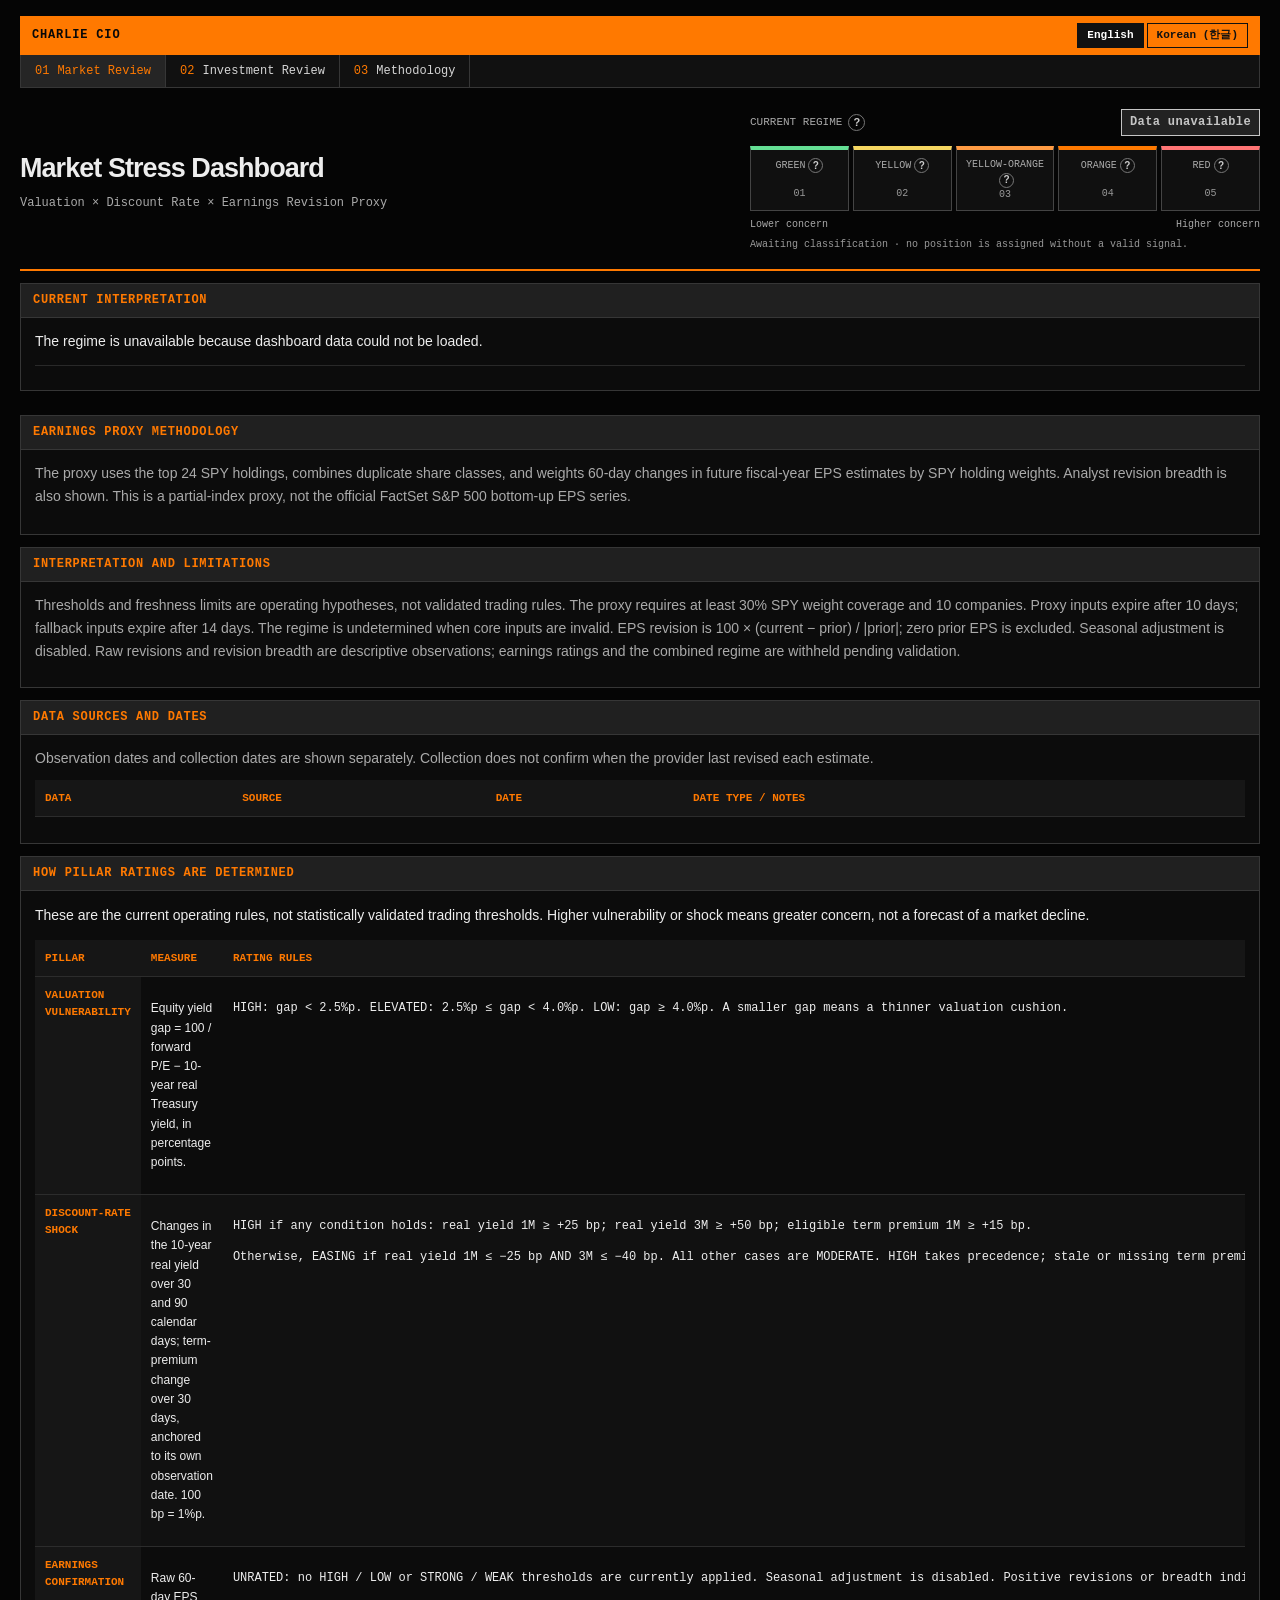
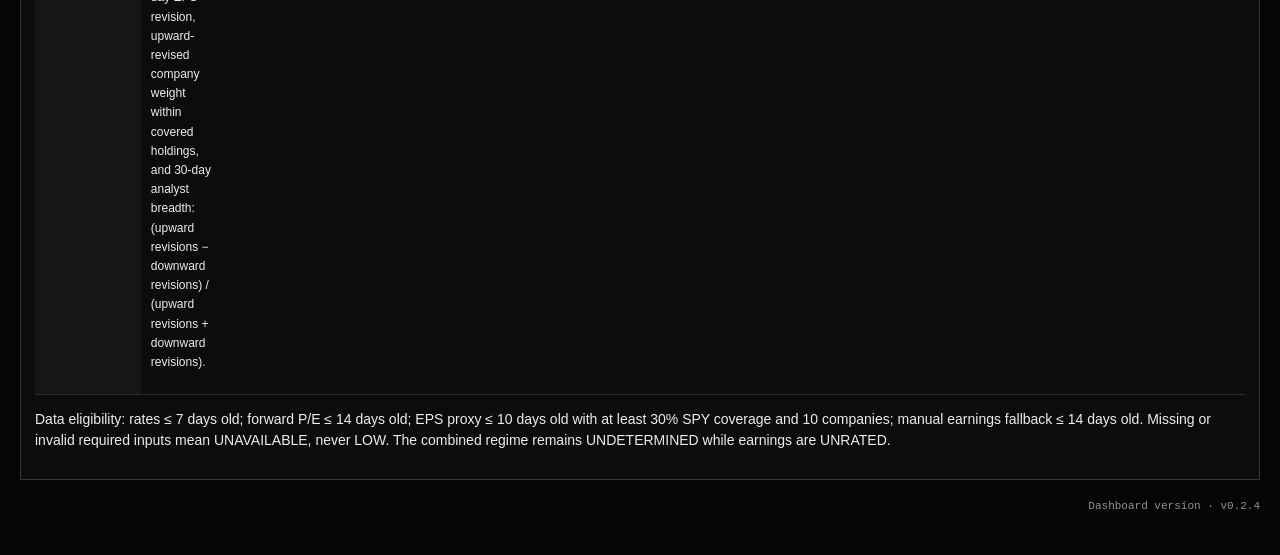
<file: index.html>
<!doctype html><html lang="en"><head><meta charset="utf-8"><meta name="viewport" content="width=device-width,initial-scale=1">
<title>시장 점검 | Charlie CIO</title>
<link rel="stylesheet" href="terminal.css?v=5"><script src="data-backend.js?v=2"></script><script src="glossary.js?v=9" defer></script><script src="ui.js?v=11" defer></script></head><body><div class="wrap">
<div class="terminal-bar"><span>CHARLIE CIO</span><div class="language-toggle" role="group" aria-label="Language"><button type="button" data-language="en" aria-pressed="true">English</button><button type="button" data-language="ko" aria-pressed="false">Korean (한글)</button></div></div>
<nav class="terminal-nav" aria-label="Charlie CIO"><a href="./?lang=en" aria-current="page"><span class="key">01</span>Market Review</a><a href="investments.html"><span class="key">02</span>Investment Review</a><a href="methodology.html"><span class="key">03</span>Methodology</a></nav>
<div class="top"><div><h1>Market Stress Dashboard</h1><div class="muted">Valuation × Discount Rate × Earnings Revision Proxy</div></div><section class="regime-overview" aria-label="Market regime scale"><div class="regime-summary"><span id="regime-caption">CURRENT REGIME</span><div id="regime" class="regime">Loading</div></div><ol id="regime-scale" class="regime-scale"></ol><div class="regime-axis"><span id="scale-start">Lower concern</span><span id="scale-end">Higher concern</span></div><div id="scale-note" class="scale-note">Qualitative categories · not a probability scale</div></section></div>
<div class="card section"><b>Current interpretation</b><p id="note" class="note"></p><div id="asof" class="muted"></div></div>
<div id="grid" class="grid"></div>
<div class="card section"><b>Earnings proxy methodology</b><p class="note muted">The proxy uses the top 24 SPY holdings, combines duplicate share classes, and weights 60-day changes in future fiscal-year EPS estimates by SPY holding weights. Analyst revision breadth is also shown. This is a partial-index proxy, not the official FactSet S&amp;P 500 bottom-up EPS series.</p><div id="quality" class="quality"></div></div>
<div class="card section"><b>Interpretation and limitations</b><p class="note muted">Thresholds and freshness limits are operating hypotheses, not validated trading rules. The proxy requires at least 30% SPY weight coverage and 10 companies. Proxy inputs expire after 10 days; fallback inputs expire after 14 days. The regime is undetermined when core inputs are invalid. EPS revision is 100 × (current − prior) / |prior|; zero prior EPS is excluded. Seasonal adjustment is disabled. Raw revisions and revision breadth are descriptive observations; earnings ratings and the combined regime are withheld pending validation.</p></div>
<section class="card section" aria-labelledby="sources-heading"><h2 id="sources-heading">Data sources and dates</h2>
<p class="note muted">Observation dates and collection dates are shown separately. Collection does not confirm when the provider last revised each estimate.</p>
<div class="table-scroll"><table><thead><tr><th scope="col">Data</th><th scope="col">Source</th><th scope="col">Date</th><th scope="col">Date type / notes</th></tr></thead><tbody id="sources"></tbody></table></div>
<p id="generated" class="quality"></p>
</section>
<section class="card section" aria-labelledby="criteria-heading"><h2 id="criteria-heading">How pillar ratings are determined</h2><p>These are the current operating rules, not statistically validated trading thresholds. Higher vulnerability or shock means greater concern, not a forecast of a market decline.</p>
<div class="table-scroll"><table><thead><tr><th scope="col">Pillar</th><th scope="col">Measure</th><th scope="col">Rating rules</th></tr></thead><tbody><tr><th scope="row">Valuation Vulnerability</th><td><p>Equity yield gap = 100 / forward P/E − 10-year real Treasury yield, in percentage points.</p></td><td><p>HIGH: gap &lt; 2.5%p. ELEVATED: 2.5%p ≤ gap &lt; 4.0%p. LOW: gap ≥ 4.0%p. A smaller gap means a thinner valuation cushion.</p></td></tr><tr><th scope="row">Discount-Rate Shock</th><td><p>Changes in the 10-year real yield over 30 and 90 calendar days; term-premium change over 30 days, anchored to its own observation date. 100 bp = 1%p.</p></td><td><p>HIGH if any condition holds: real yield 1M ≥ +25 bp; real yield 3M ≥ +50 bp; eligible term premium 1M ≥ +15 bp.</p><p>Otherwise, EASING if real yield 1M ≤ −25 bp AND 3M ≤ −40 bp. All other cases are MODERATE. HIGH takes precedence; stale or missing term premium is excluded.</p></td></tr><tr><th scope="row">Earnings Confirmation</th><td><p>Raw 60-day EPS revision, upward-revised company weight within covered holdings, and 30-day analyst breadth: (upward revisions − downward revisions) / (upward revisions + downward revisions).</p></td><td><p>UNRATED: no HIGH / LOW or STRONG / WEAK thresholds are currently applied. Seasonal adjustment is disabled. Positive revisions or breadth indicate upward changes, not a validated earnings-strength rating.</p></td></tr></tbody></table></div><p>Data eligibility: rates ≤ 7 days old; forward P/E ≤ 14 days old; EPS proxy ≤ 10 days old with at least 30% SPY coverage and 10 companies; manual earnings fallback ≤ 14 days old. Missing or invalid required inputs mean UNAVAILABLE, never LOW. The combined regime remains UNDETERMINED while earnings are UNRATED.</p></section>
<footer class="version-note">Dashboard version · v0.2.4</footer>
</div><script>
const f=(v,d=2)=>v==null?"N/A":Number(v).toFixed(d);
function qualityLabel(value){
 return {AUTO:"Automatically updated",MANUAL:"Manually entered",CURRENT:"Up to date",STALE:"Outdated · reference only",UNAVAILABLE:"Not available",FUTURE:"Date needs review",INVALID_DATE:"Date needs review",INVALID_VALUE:"Value needs review",AUTO_PROXY:"Automated estimate proxy",FALLBACK:"Manual fallback"}[value]||"Not confirmed";
}
function qualitySummary(d,lang='en'){
 const ko=lang==='ko',q=d.data_quality,e=d.pillars.earnings;
 const sentences=[];
 sentences.push(q.rates==='AUTO'?(ko?'금리는 자동 갱신됩니다.':'Rates are updated automatically.'):(ko?'금리 데이터의 최신성을 확인해야 합니다.':'Rate data need a freshness check.'));
 sentences.push(q.forward_pe==='AUTO'?(ko?'선행 PER은 FactSet 보고서에서 자동 갱신됩니다.':'Forward P/E is updated automatically from FactSet reports.'):q.forward_pe==='MANUAL'?(ko?'선행 PER은 수동 입력값입니다.':'Forward P/E is entered manually.'):(ko?'선행 PER 입력값을 다시 확인해야 합니다.':'The forward P/E input needs review.'));
 sentences.push(e.quality==='CURRENT'?(e.source_mode==='AUTO_PROXY'?(ko?'이익 추정치는 자동 수집한 유효한 자료입니다.':'Earnings estimates are current and collected automatically.'):(ko?'이익은 유효한 수동 대체 자료를 사용합니다.':'Earnings use a current manual fallback.')):(ko?'이익 자료가 유효하지 않아 이익 판정에 사용하지 않습니다.':'Earnings data do not meet the requirements for an active signal.'));
 if(q.term_premium==='STALE')sentences.push(ko?'기간 프리미엄은 오래된 값이므로 참고용으로만 표시합니다.':'Term premium is outdated and shown for reference only.');
 else if(q.term_premium==='UNAVAILABLE')sentences.push(ko?'기간 프리미엄은 현재 확인할 수 없습니다.':'Term premium is currently unavailable.');
 sentences.push(ko?'계절 보정은 사용하지 않습니다. 이익 등급과 종합 판정은 검증 전까지 보류합니다.':'No seasonal adjustment is applied. Earnings ratings and the combined regime are withheld pending validation.');
 return sentences.join(' ');
}
function interpretationLines(d){
 const v=d.pillars.valuation,x=d.pillars.discount,e=d.pillars.earnings;
 const signed=(value,digits=0)=>value==null?"N/A":(value>0?"+":"")+f(value,digits);
 const cushion={HIGH:"a thin valuation cushion",ELEVATED:"a limited valuation cushion",LOW:"a wider valuation cushion"};
 const valuation=v.state==="UNAVAILABLE"
  ?"Valuation cannot be assessed reliably because a required input is missing or out of date."
  :`The equity yield gap is ${f(v.equity_yield_gap)} percentage points, indicating ${cushion[v.state]||"the reported valuation cushion"}.`;
 const pressure={HIGH:"high",MODERATE:"moderate",EASING:"easing"};
 const rates=x.state==="UNAVAILABLE"
  ?"Discount-rate pressure cannot be assessed reliably because current rate data are unavailable."
  :`Real yields changed ${signed(x.real_1m_change_bp)} bp over one month and ${signed(x.real_3m_change_bp)} bp over three months, with ${pressure[x.state]||"unclassified"} discount-rate pressure${x.term_premium_quality!=="AUTO"?"; term premium is excluded from the signal":""}.`;
 const earnings=e.state==="UNAVAILABLE"
  ?"Earnings confirmation is unavailable because the available estimate data do not meet the freshness or quality requirements."
  :e.source_mode==="AUTO_PROXY"
   ?`The earnings proxy shows a ${signed(e.revision_60d,2)}% 60-day revision across ${e.companies_used??"an unreported number of"} companies covering ${f(e.coverage_weight==null?null:e.coverage_weight*100,1)}% of SPY.`
   :`The manual earnings fallback shows a ${signed(e.revision_60d,2)}% revision, based on the input dated ${e.as_of||"an unrecorded date"}.`;
 const implications={
  "YELLOW-ORANGE":"Earnings provide a potential offset to rate pressure, but the valuation cushion remains thin.",
  "ORANGE":"The pillar combination signals heightened vulnerability; monitor whether earnings can offset rate pressure.",
  "RED":"High valuation vulnerability, rate pressure and negative earnings confirmation coincide, indicating elevated combined risk.",
  "GREEN":"The pillar combination is relatively supportive, with a wider valuation cushion and strong earnings confirmation.",
  "YELLOW":"The pillars present a mixed picture; monitor changes in earnings and discount-rate pressure together.",
  "UNDETERMINED":"A regime assessment is withheld until the required inputs meet the data-quality rules."
 };
 const conclusion=e.state==="UNRATED"?"Raw EPS revisions are shown without seasonal adjustment. Earnings ratings and the combined regime are withheld pending validation.":d.regime==="UNDETERMINED"?implications[d.regime]
  :`${implications[d.regime]||"Review the individual pillars before drawing a conclusion."}`;
 return [valuation,rates,earnings,conclusion];
}
const escapeHTML=value=>String(value).replace(/[&<>"']/g,c=>({"&":"&amp;","<":"&lt;",">":"&gt;",'"':"&quot;","'":"&#39;"}[c]));
loadDashboardData().then(([d,manual])=>{
 let rg=document.getElementById("regime");rg.textContent=d.regime;rg.className="regime "+d.regime;
 const note=document.getElementById("note");
 note.replaceChildren(...interpretationLines(d).map(text=>{const line=document.createElement("span");line.className="interpretation-line";line.textContent=text;return line;}));
 document.getElementById("asof").textContent="Market data as of "+d.as_of;
 let v=d.pillars.valuation,x=d.pillars.discount,e=d.pillars.earnings;
 document.getElementById("grid").innerHTML=`
 <div class="card"><div class="row"><span class="muted">${escapeHTML(v.label)}</span><span class="state ${escapeHTML(v.state)}">${escapeHTML(v.state)}</span></div><div class="big">${f(v.equity_yield_gap)}%p gap</div>
 <div class="metric"><span>Equity yield (forward)</span><b>${f(v.forward_earnings_yield)}%</b></div><div class="metric"><span>Forward P/E</span><b>${f(v.forward_pe,1)}x</b></div><div class="metric"><span>P/E / equity yield as of</span><b>${escapeHTML(v.as_of||"Unknown")}</b></div><div class="metric"><span>10Y real</span><b>${f(v.real10y)}%</b></div></div>
 <div class="card"><div class="row"><span class="muted">${escapeHTML(x.label)}</span><span class="state ${escapeHTML(x.state)}">${escapeHTML(x.state)}</span></div><div class="big">${f(x.real_1m_change_bp,0)} bp / 1M</div>
 <div class="metric"><span>Real yield 3M Δ</span><b>${f(x.real_3m_change_bp,0)} bp</b></div><div class="metric"><span>Term premium / as of</span><b>${f(x.term_premium,4)}% / ${escapeHTML(x.term_premium_as_of||"Unknown")}</b></div><div class="metric"><span>Term premium status</span><b>${qualityLabel(x.term_premium_quality)}</b></div><div class="metric"><span>Term premium 1M Δ</span><b>${f(x.term_premium_1m_change_bp,0)} bp</b></div></div>
 <div class="card"><div class="row"><span class="muted">${escapeHTML(e.label)}</span><span class="state ${escapeHTML(e.state)}">${escapeHTML(e.state)}</span></div><div class="big">${e.quality!=="CURRENT"?"N/A":f(e.revision_60d)+"% / 60D"}</div>
 <div class="metric"><span>Earnings date / status</span><b>${escapeHTML(e.as_of||"Unknown")} / ${qualityLabel(e.quality)}</b></div>
 <div class="metric"><span>Upward-revised company weight (60D)</span><b>${e.positive_company_weight==null?"N/A":f(e.positive_company_weight*100,1)+"%"}</b></div>
 <div class="metric"><span>SPY weight coverage</span><b>${e.coverage_weight==null?"Fallback":Math.round(e.coverage_weight*100)+"%"}</b></div>
 <div class="metric"><span>Analyst breadth (30D)</span><b>${e.analyst_revision_breadth==null?"N/A":f(e.analyst_revision_breadth,2)}</b></div></div>`;
 const automatic=e.source_mode==="AUTO_PROXY";
 const rows=[
  ["10Y nominal Treasury yield", "FRED · DGS10", "https://fred.stlouisfed.org/series/DGS10", d.as_of, "Observation date used in this snapshot"],
  ["10Y real yield · 1M / 3M changes", "FRED · DFII10", "https://fred.stlouisfed.org/series/DFII10", d.as_of, "Observation date; changes end on this date"],
  ["10Y breakeven inflation", "FRED · T10YIE", "https://fred.stlouisfed.org/series/T10YIE", d.as_of, "Observation date used in this snapshot"],
  ["10Y term premium · 1M change", "FRED · THREEFYTP10 (Kim–Wright)", "https://fred.stlouisfed.org/series/THREEFYTP10", x.term_premium_as_of, "Observation date · "+qualityLabel(x.term_premium_quality)],
  ["Forward P/E · earnings yield", v.source||manual.forward_pe.source, v.source_url||null, v.as_of||manual.forward_pe.as_of, v.date_type==="REPORT_DATE"?"Report publication date; underlying price observation date not independently recorded. Earnings yield = 100 / P/E.":"Manual input date; original report URL not recorded. Earnings yield = 100 / P/E."],
  ["EPS revisions · analyst breadth · SPY coverage", automatic?"Alpha Vantage · ETF_PROFILE / EARNINGS_ESTIMATES":manual.eps_fallback.source, automatic?"https://www.alphavantage.co/documentation/":null, e.as_of, automatic?"Collection date; individual provider update times are unavailable":"Manual fallback input date; original report URL not recorded"],
 ];
 const tbody=document.getElementById("sources");
 rows.forEach(([metric,source,url,date,note])=>{
  const row=document.createElement("tr");
  [metric,source,date||"Not recorded",note].forEach((value,index)=>{
   const cell=document.createElement("td");
   if(index===1 && url){const link=document.createElement("a");const sourceURL=new URL(url);if(sourceURL.protocol!=="https:")throw Error("Invalid source URL");link.href=sourceURL.href;link.textContent=value;cell.appendChild(link);}
   else cell.textContent=value;
   row.appendChild(cell);
  });tbody.appendChild(row);
 });
 document.getElementById("generated").textContent="Snapshot generated: "+(d.generated_at||"Not recorded")+". Equity yield gap combines the P/E input date and real-yield observation date shown above. EPS revisions are unadjusted; no seasonal benchmark is used.";
 document.getElementById("quality").textContent=qualitySummary(d);
 window.dashboardData=d;
 if(window.applyLanguage) window.applyLanguage();
}).catch(error=>{
 document.getElementById("regime").textContent="Data unavailable";
 document.getElementById("regime").className="regime UNAVAILABLE";
 document.getElementById("grid").textContent="";
 document.getElementById("note").textContent="The regime is unavailable because dashboard data could not be loaded. "+error.message;
 window.dashboardError=true; if(window.applyLanguage) window.applyLanguage();
});
</script></body></html>
</file>
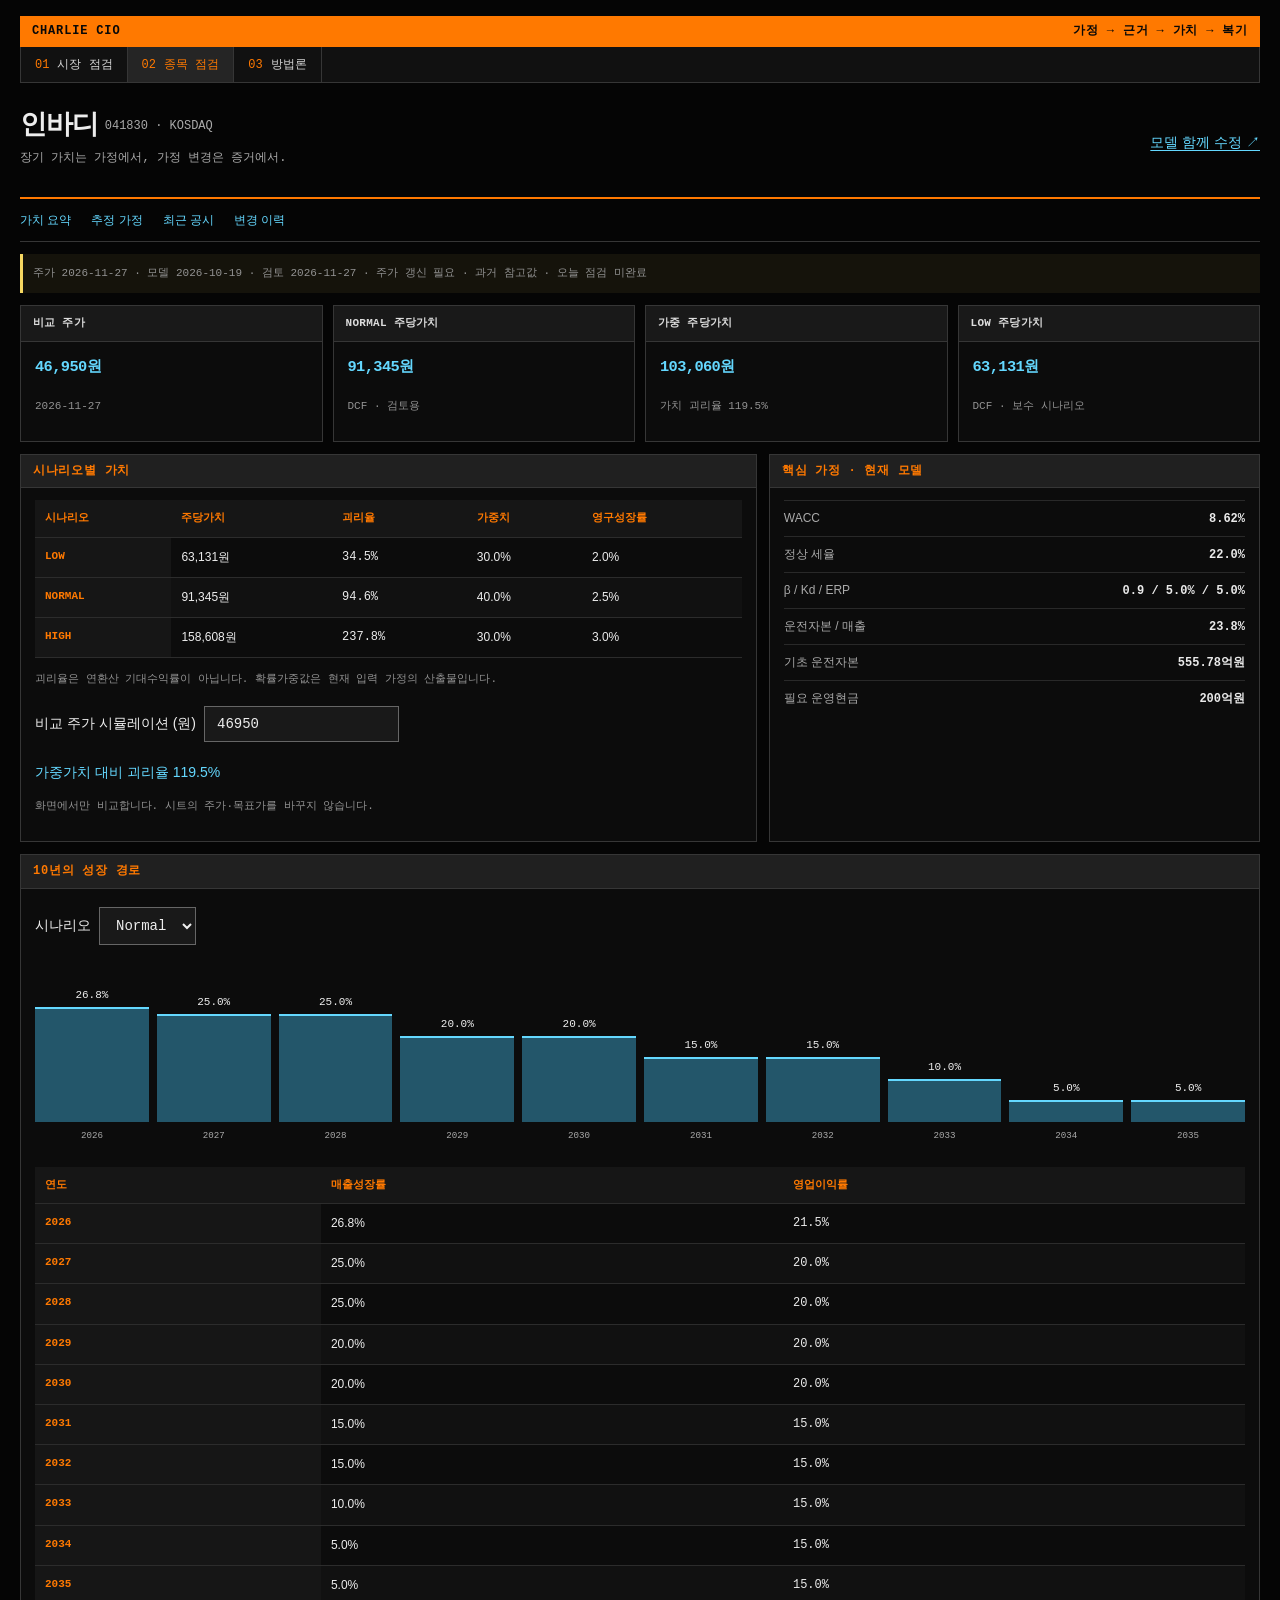
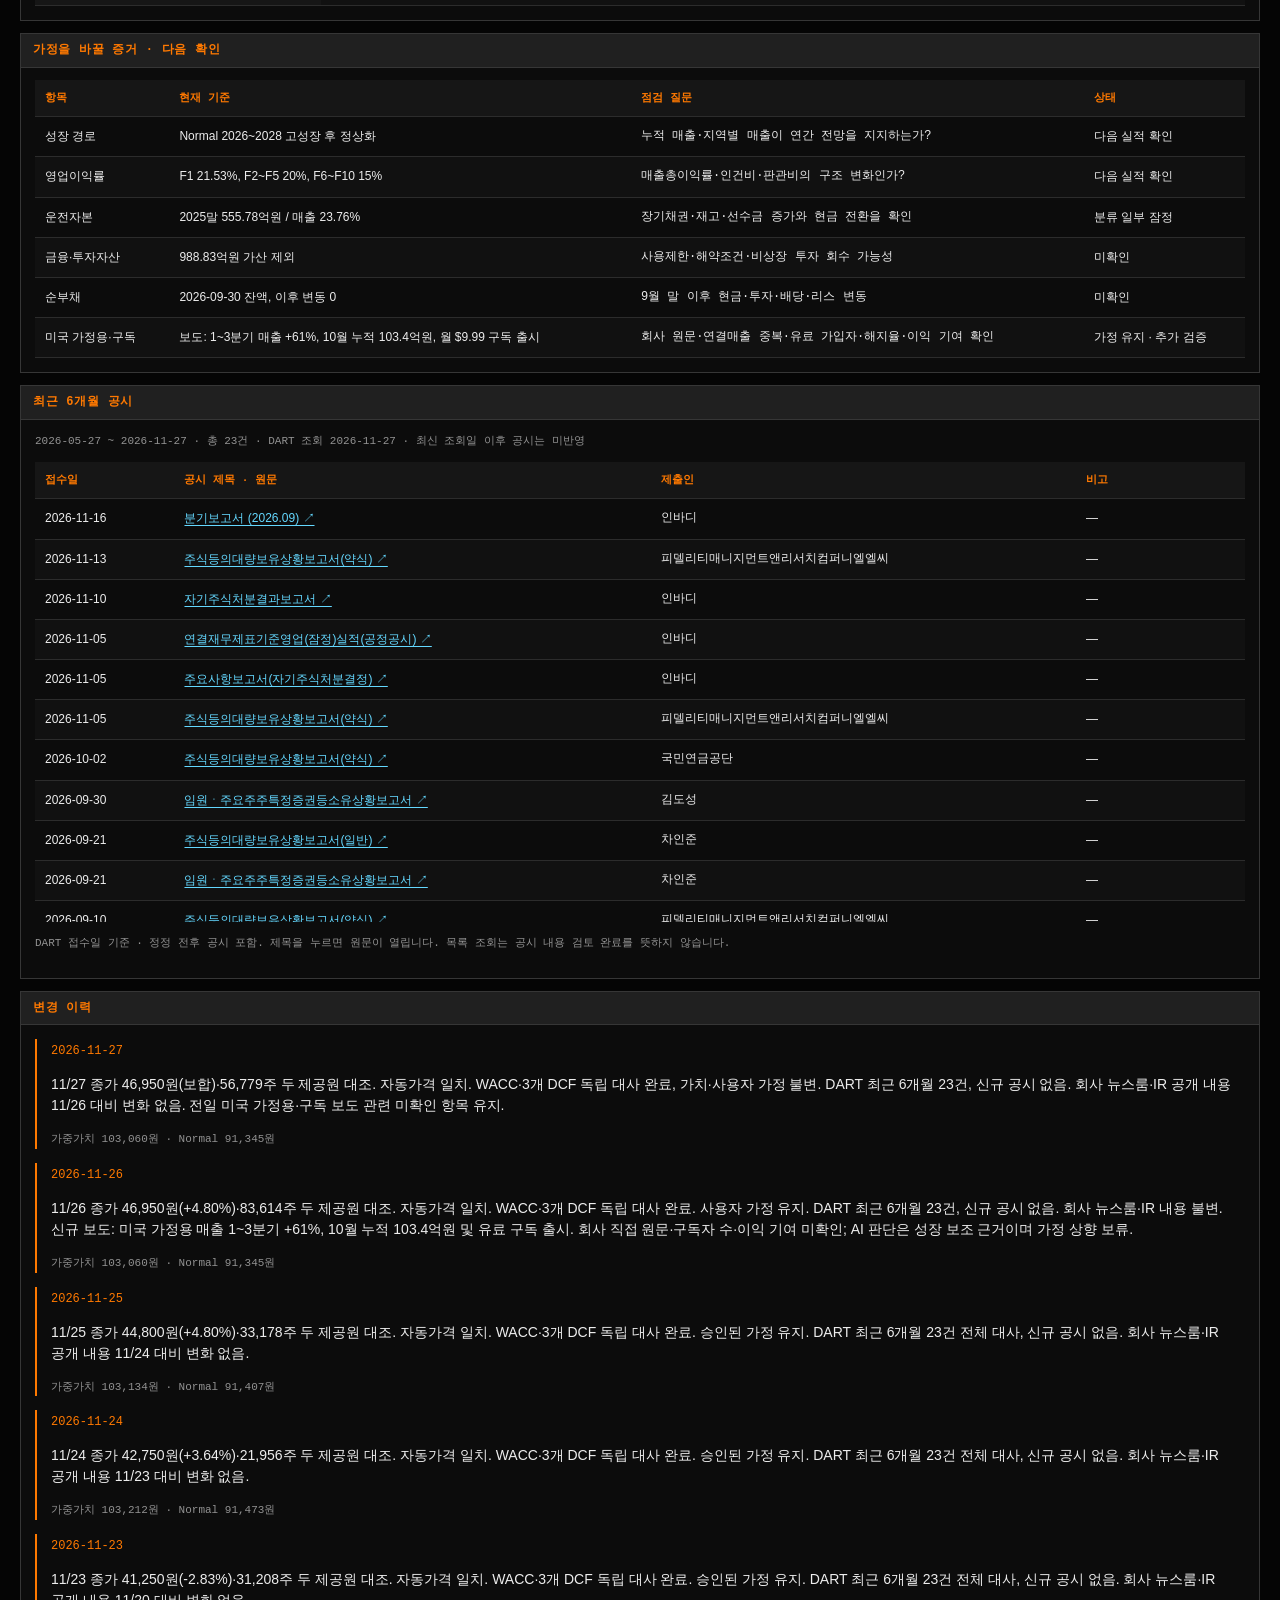
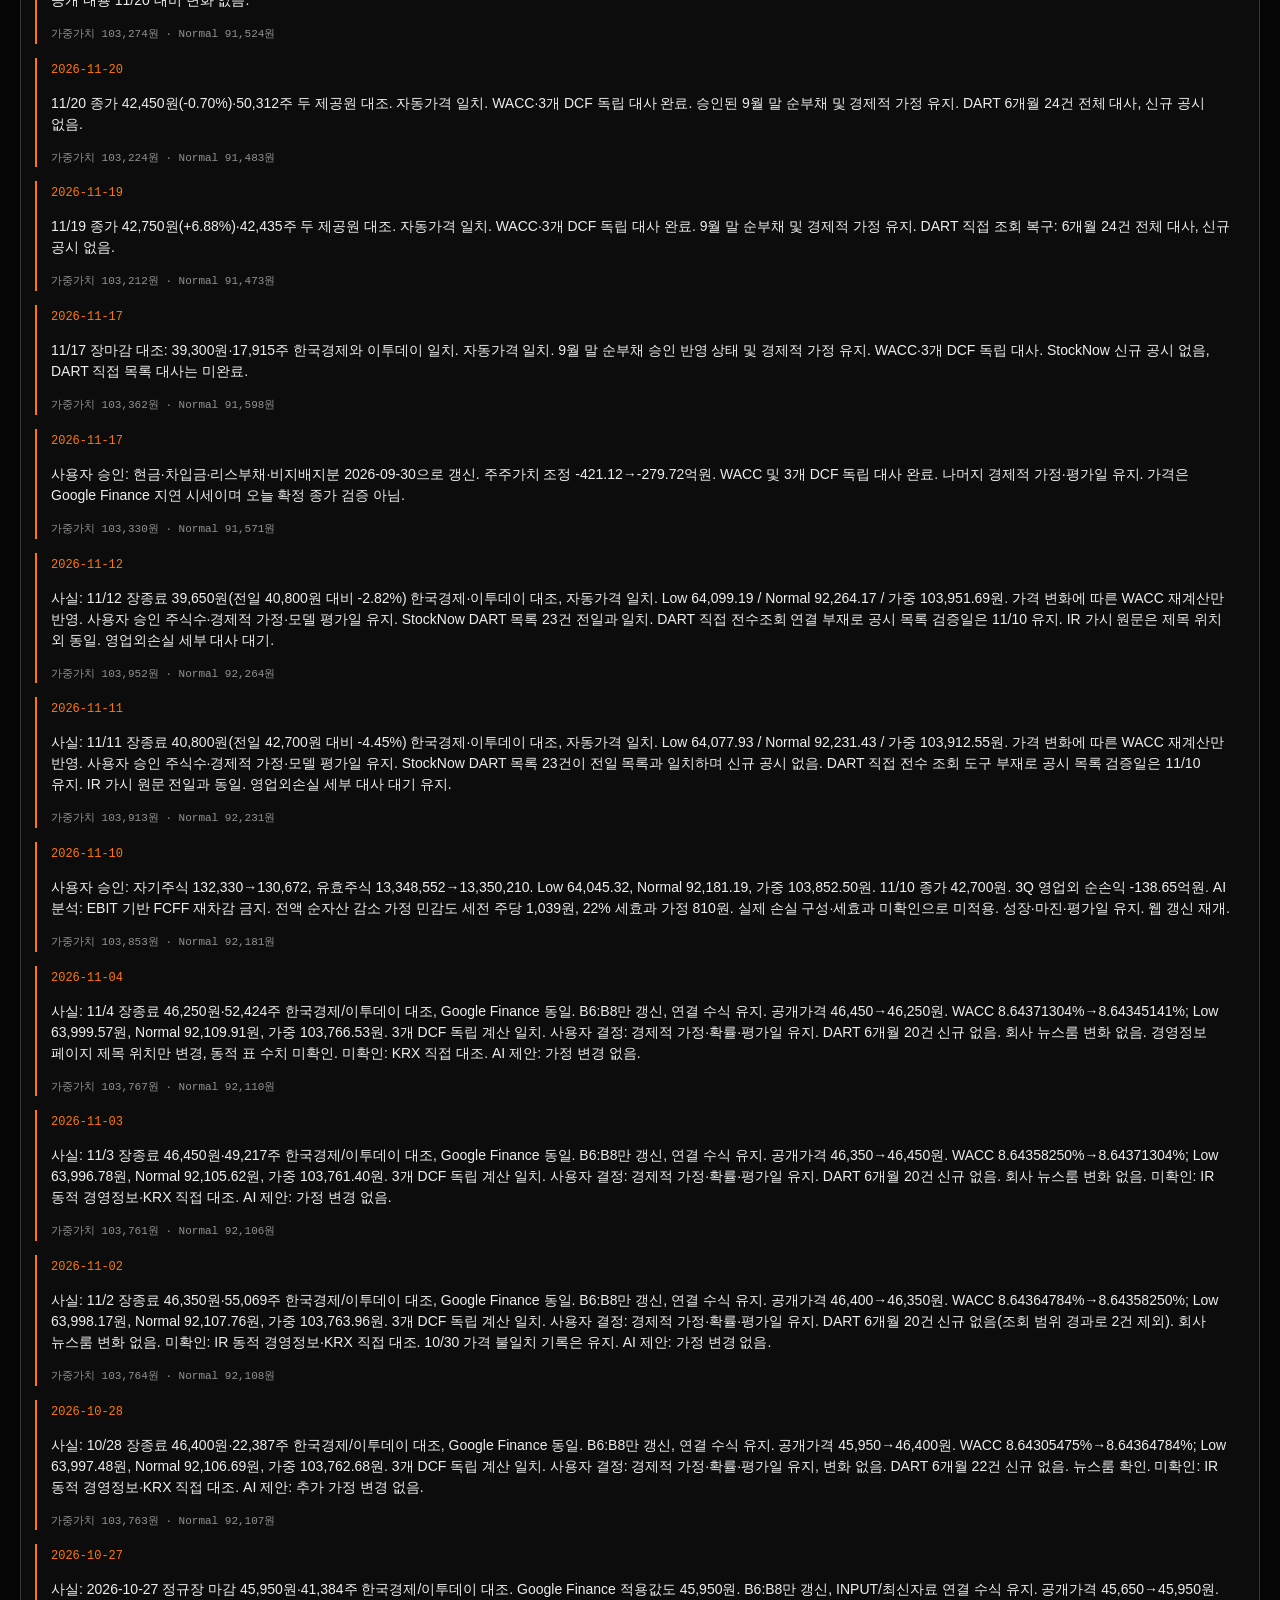
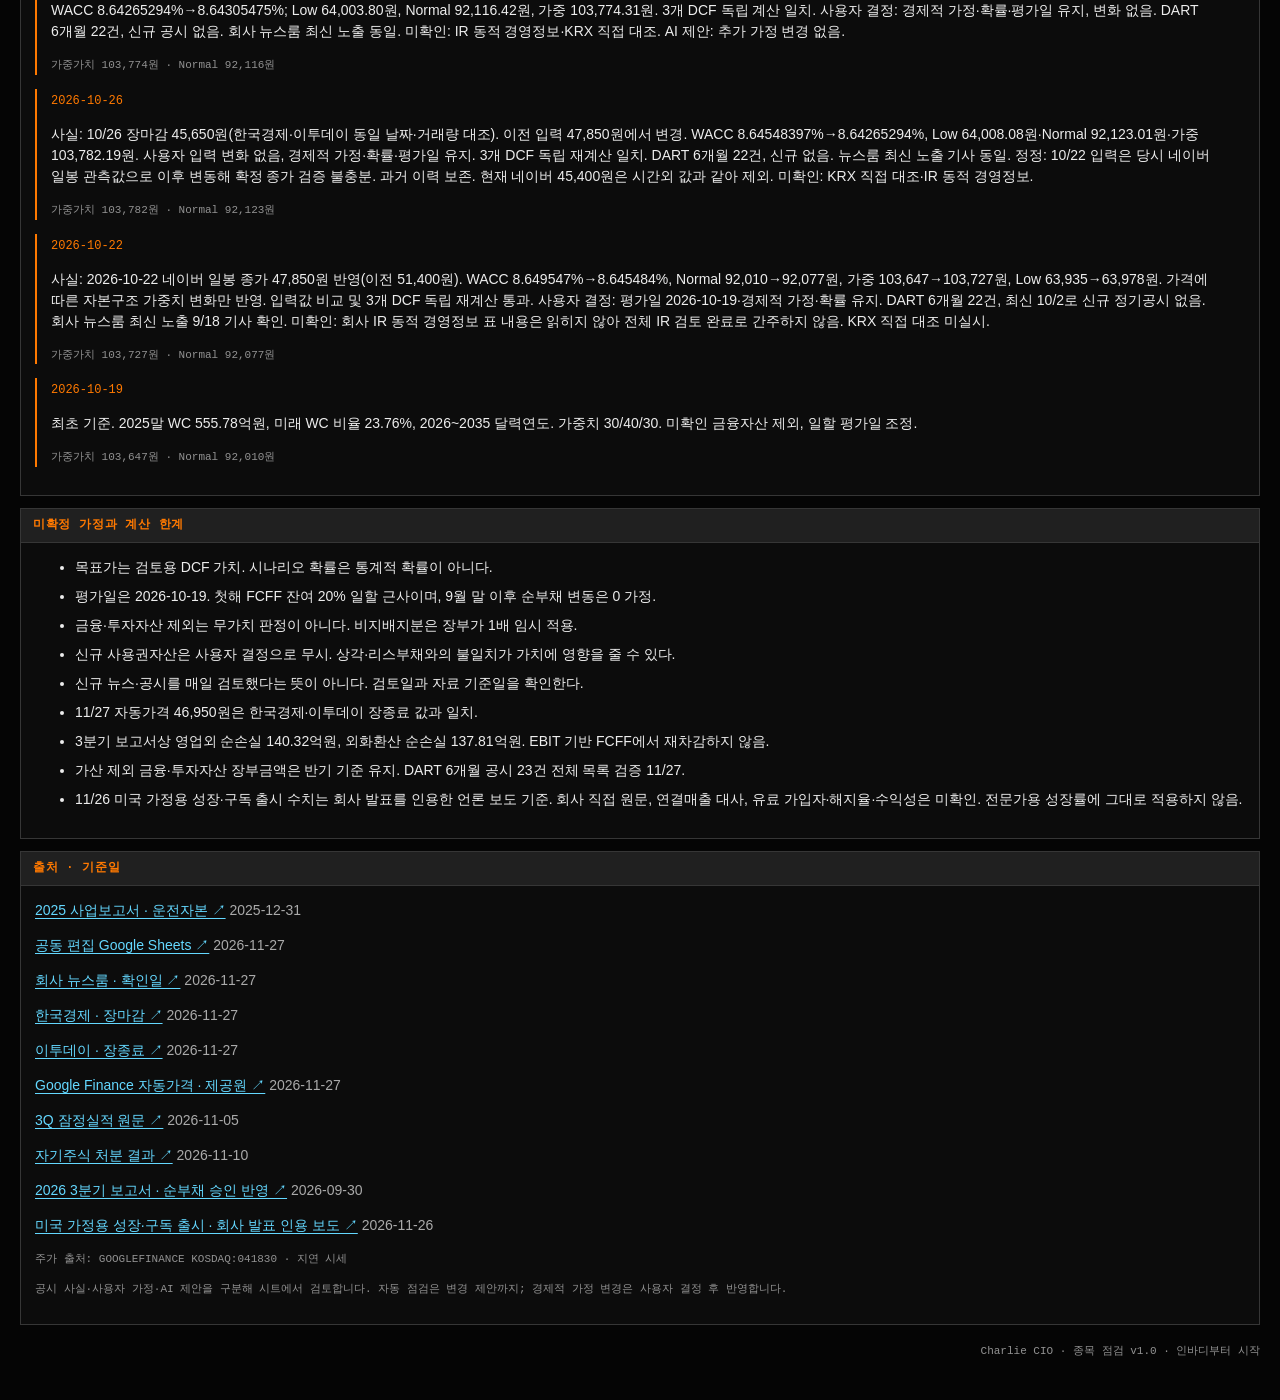
<file: investments.html>
<!doctype html><html lang="ko"><head><meta charset="utf-8"><meta name="viewport" content="width=device-width,initial-scale=1"><title>종목 점검 | Charlie CIO</title><link rel="stylesheet" href="terminal.css?v=5"><link rel="stylesheet" href="investments.css"><script src="investments.js" defer></script></head><body><main class="wrap">
<div class="terminal-bar"><span>CHARLIE CIO</span><span>가정 → 근거 → 가치 → 복기</span></div>
<nav class="terminal-nav" aria-label="Charlie CIO"><a href="./?lang=ko"><span class="key">01</span>시장 점검</a><a href="investments.html" aria-current="page"><span class="key">02</span>종목 점검</a><a href="methodology.html"><span class="key">03</span>방법론</a></nav>
<div class="top"><div><h1>인바디 <span class="muted">041830 · KOSDAQ</span></h1><p class="muted">장기 가치는 가정에서, 가정 변경은 증거에서.</p></div><a id="sheet-link">모델 함께 수정 ↗</a></div>
<nav class="section-nav" aria-label="인바디 상세 이동"><a href="#headline">가치 요약</a><a href="#assumptions-heading">추정 가정</a><a href="#disclosures-heading">최근 공시</a><a href="#history-heading">변경 이력</a></nav>
<p id="status" class="quality" role="status">기준 자료 불러오는 중…</p>
<div id="headline" class="grid" tabindex="-1"></div>
<div class="review-layout"><section class="card section"><h2>시나리오별 가치</h2><div class="table-scroll"><table><thead><tr><th>시나리오</th><th>주당가치</th><th>괴리율</th><th>가중치</th><th>영구성장률</th></tr></thead><tbody id="scenarios"></tbody></table></div><p class="quality">괴리율은 연환산 기대수익률이 아닙니다. 확률가중값은 현재 입력 가정의 산출물입니다.</p><label for="price-test">비교 주가 시뮬레이션 (원)</label><input id="price-test" type="number" min="1" step="100" inputmode="numeric"><p id="price-result" aria-live="polite"></p><p class="quality">화면에서만 비교합니다. 시트의 주가·목표가를 바꾸지 않습니다.</p></section>
<section class="card section"><h2 id="assumptions-heading" tabindex="-1">핵심 가정 · 현재 모델</h2><div id="assumptions"></div></section></div>
<section class="card section"><h2>10년의 성장 경로</h2><label for="scenario-choice">시나리오</label><select id="scenario-choice"><option>Normal</option><option>Low</option><option>High</option></select><div id="growth-chart" class="growth-chart" aria-label="연도별 매출성장률"></div><div class="table-scroll"><table><thead><tr><th>연도</th><th>매출성장률</th><th>영업이익률</th></tr></thead><tbody id="forecast"></tbody></table></div></section>
<section class="card section"><h2>가정을 바꿀 증거 · 다음 확인</h2><div class="table-scroll"><table><thead><tr><th>항목</th><th>현재 기준</th><th>점검 질문</th><th>상태</th></tr></thead><tbody id="triggers"></tbody></table></div></section>
<section class="card section" aria-labelledby="disclosures-heading"><h2 id="disclosures-heading" tabindex="-1">최근 6개월 공시</h2><p id="disclosures-status" class="quality" role="status">공시 목록 불러오는 중…</p><div class="table-scroll disclosures-scroll" tabindex="0" role="region" aria-label="최근 6개월 공시 목록"><table><thead><tr><th scope="col">접수일</th><th scope="col">공시 제목 · 원문</th><th scope="col">제출인</th><th scope="col">비고</th></tr></thead><tbody id="disclosures"></tbody></table></div><p class="quality">DART 접수일 기준 · 정정 전후 공시 포함. 제목을 누르면 원문이 열립니다. 목록 조회는 공시 내용 검토 완료를 뜻하지 않습니다.</p></section>
<section class="card section"><h2 id="history-heading" tabindex="-1">변경 이력</h2><div id="history"></div></section>
<section class="card section"><h2 id="limitations-heading">미확정 가정과 계산 한계</h2><ul id="limitations"></ul></section>
<section class="card section"><h2>출처 · 기준일</h2><div id="sources"></div><p class="quality">공시 사실·사용자 가정·AI 제안을 구분해 시트에서 검토합니다. 자동 점검은 변경 제안까지; 경제적 가정 변경은 사용자 결정 후 반영합니다.</p></section>
<footer class="version-note">Charlie CIO · 종목 점검 v1.0 · 인바디부터 시작</footer></main></body></html>
</file>
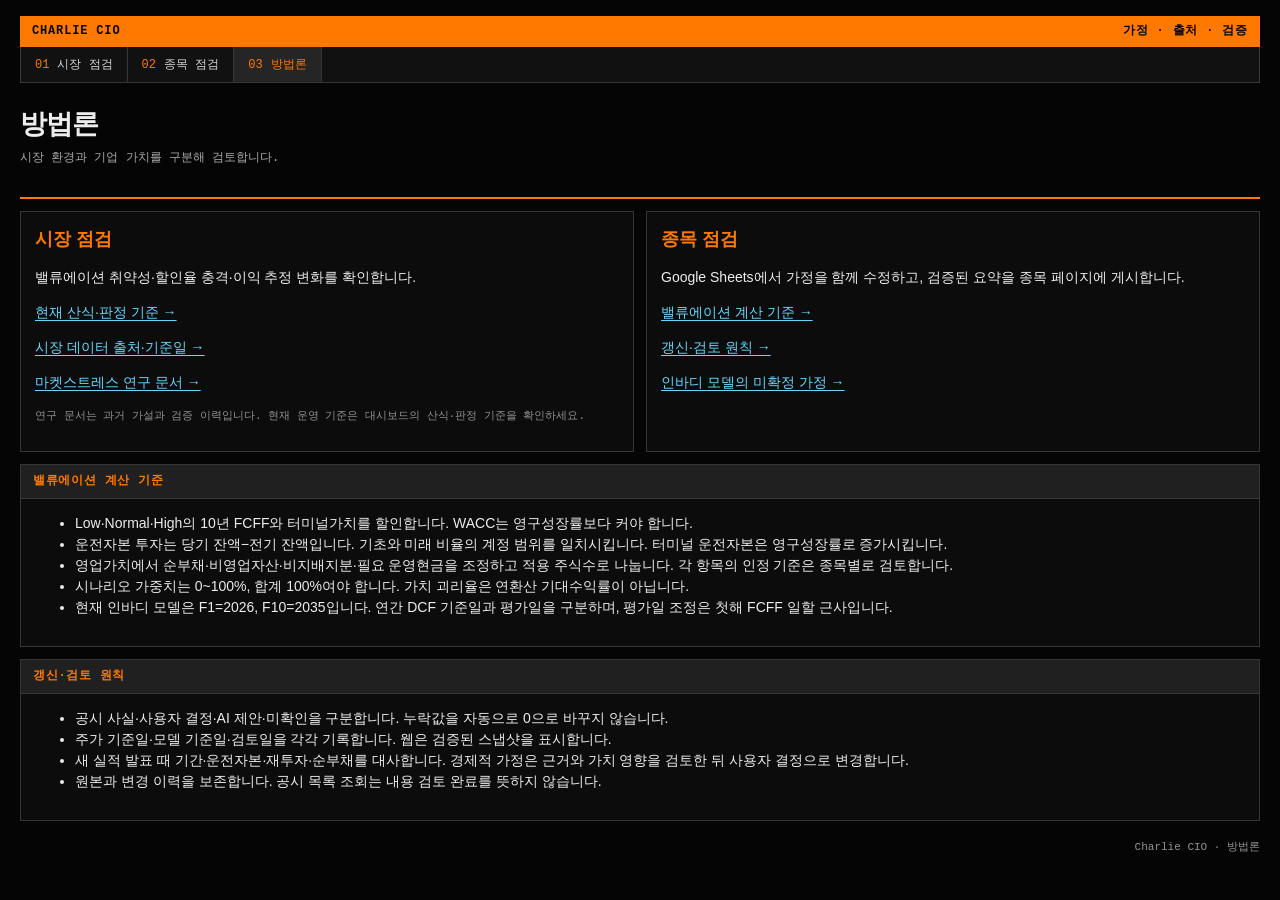
<file: methodology.html>
<!doctype html><html lang="ko"><head><meta charset="utf-8"><meta name="viewport" content="width=device-width,initial-scale=1"><title>방법론 | Charlie CIO</title><link rel="stylesheet" href="terminal.css?v=5"></head><body><main class="wrap"><div class="terminal-bar"><span>CHARLIE CIO</span><span>가정 · 출처 · 검증</span></div><nav class="terminal-nav" aria-label="Charlie CIO"><a href="./?lang=ko"><span class="key">01</span>시장 점검</a><a href="investments.html"><span class="key">02</span>종목 점검</a><a href="methodology.html" aria-current="page"><span class="key">03</span>방법론</a></nav>
<div class="top"><div><h1>방법론</h1><p class="muted">시장 환경과 기업 가치를 구분해 검토합니다.</p></div></div>
<div class="method-links section"><section class="card"><h2>시장 점검</h2><p>밸류에이션 취약성·할인율 충격·이익 추정 변화를 확인합니다.</p><p><a href="./?lang=ko#criteria-heading">현재 산식·판정 기준 →</a></p><p><a href="./?lang=ko#sources-heading">시장 데이터 출처·기준일 →</a></p><p><a href="whitepaper.html?lang=ko">마켓스트레스 연구 문서 →</a></p><p class="quality">연구 문서는 과거 가설과 검증 이력입니다. 현재 운영 기준은 대시보드의 산식·판정 기준을 확인하세요.</p></section>
<section class="card"><h2>종목 점검</h2><p>Google Sheets에서 가정을 함께 수정하고, 검증된 요약을 종목 페이지에 게시합니다.</p><p><a href="#valuation">밸류에이션 계산 기준 →</a></p><p><a href="#review">갱신·검토 원칙 →</a></p><p><a href="investments.html#limitations-heading">인바디 모델의 미확정 가정 →</a></p></section></div>
<section class="card section" id="valuation"><h2>밸류에이션 계산 기준</h2><ul><li>Low·Normal·High의 10년 FCFF와 터미널가치를 할인합니다. WACC는 영구성장률보다 커야 합니다.</li><li>운전자본 투자는 당기 잔액−전기 잔액입니다. 기초와 미래 비율의 계정 범위를 일치시킵니다. 터미널 운전자본은 영구성장률로 증가시킵니다.</li><li>영업가치에서 순부채·비영업자산·비지배지분·필요 운영현금을 조정하고 적용 주식수로 나눕니다. 각 항목의 인정 기준은 종목별로 검토합니다.</li><li>시나리오 가중치는 0~100%, 합계 100%여야 합니다. 가치 괴리율은 연환산 기대수익률이 아닙니다.</li><li>현재 인바디 모델은 F1=2026, F10=2035입니다. 연간 DCF 기준일과 평가일을 구분하며, 평가일 조정은 첫해 FCFF 일할 근사입니다.</li></ul></section>
<section class="card section" id="review"><h2>갱신·검토 원칙</h2><ul><li>공시 사실·사용자 결정·AI 제안·미확인을 구분합니다. 누락값을 자동으로 0으로 바꾸지 않습니다.</li><li>주가 기준일·모델 기준일·검토일을 각각 기록합니다. 웹은 검증된 스냅샷을 표시합니다.</li><li>새 실적 발표 때 기간·운전자본·재투자·순부채를 대사합니다. 경제적 가정은 근거와 가치 영향을 검토한 뒤 사용자 결정으로 변경합니다.</li><li>원본과 변경 이력을 보존합니다. 공시 목록 조회는 내용 검토 완료를 뜻하지 않습니다.</li></ul></section><footer class="version-note">Charlie CIO · 방법론</footer></main></body></html>
</file>
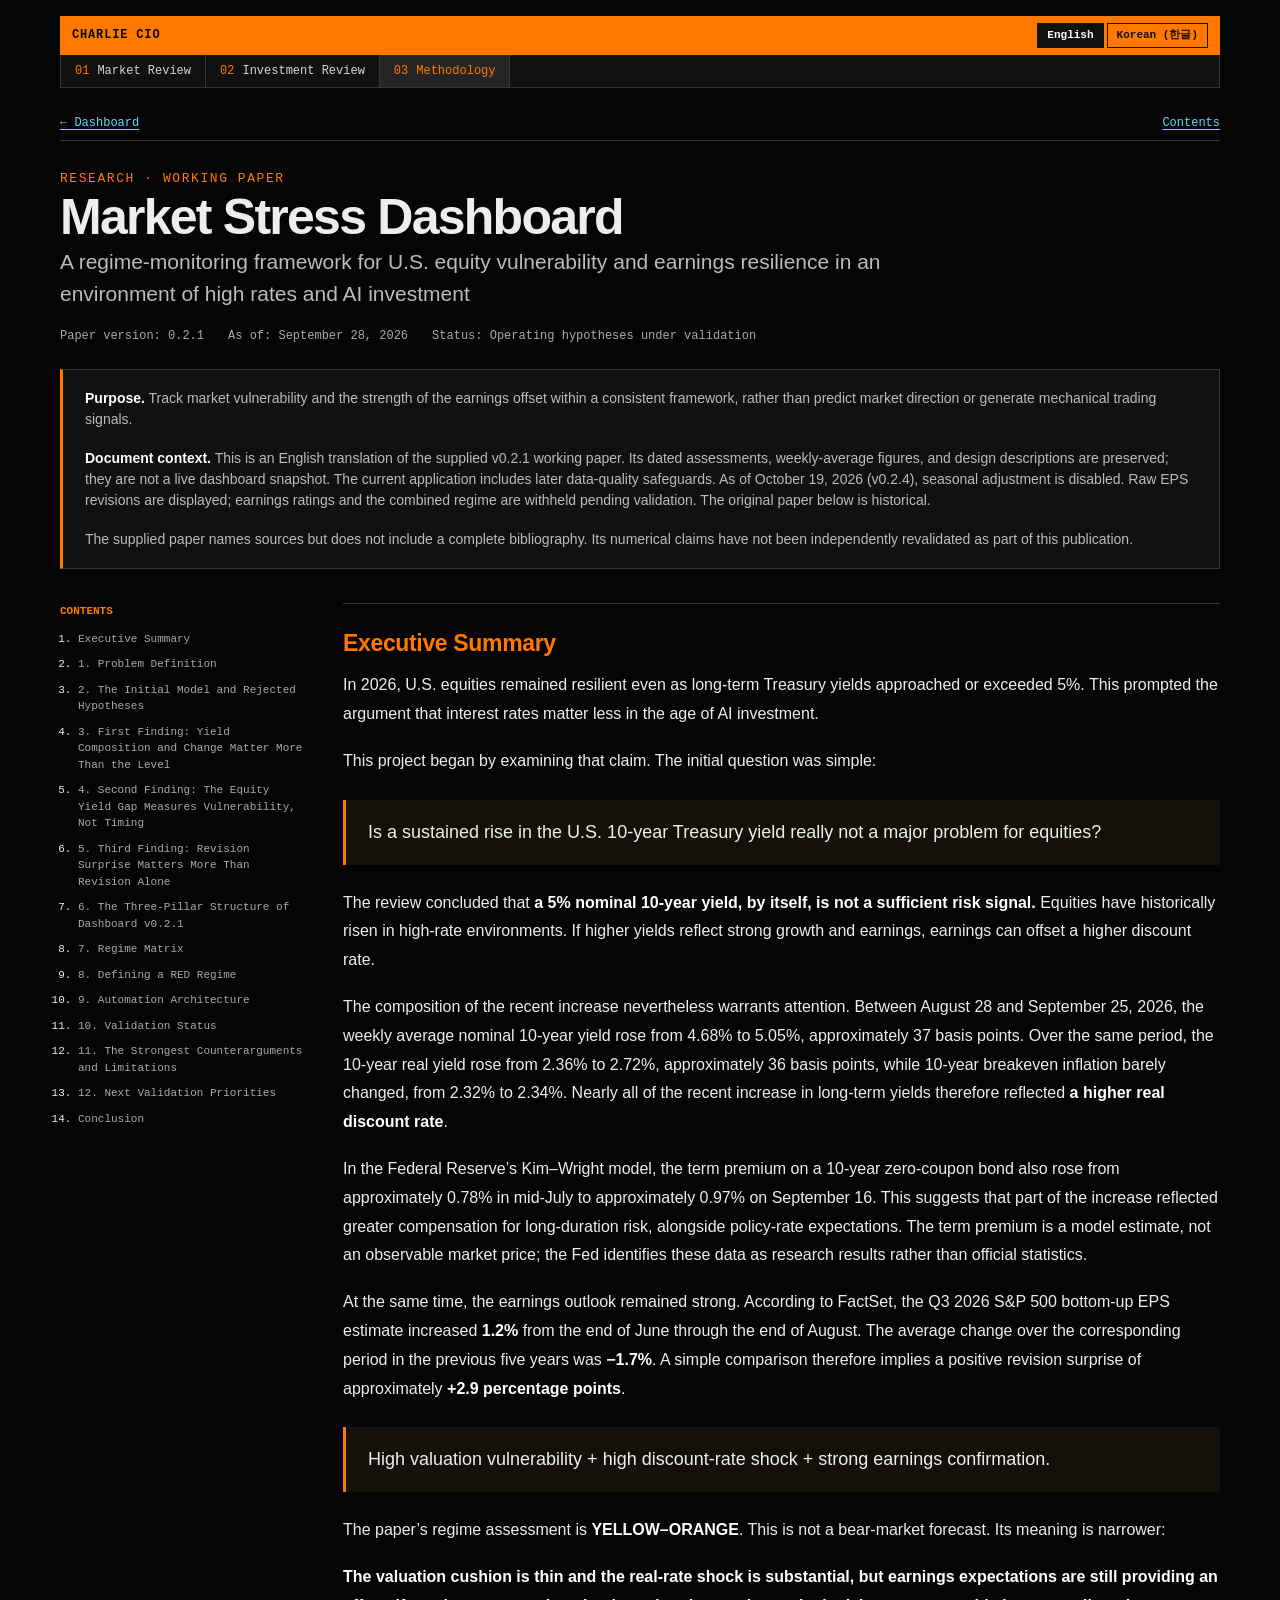
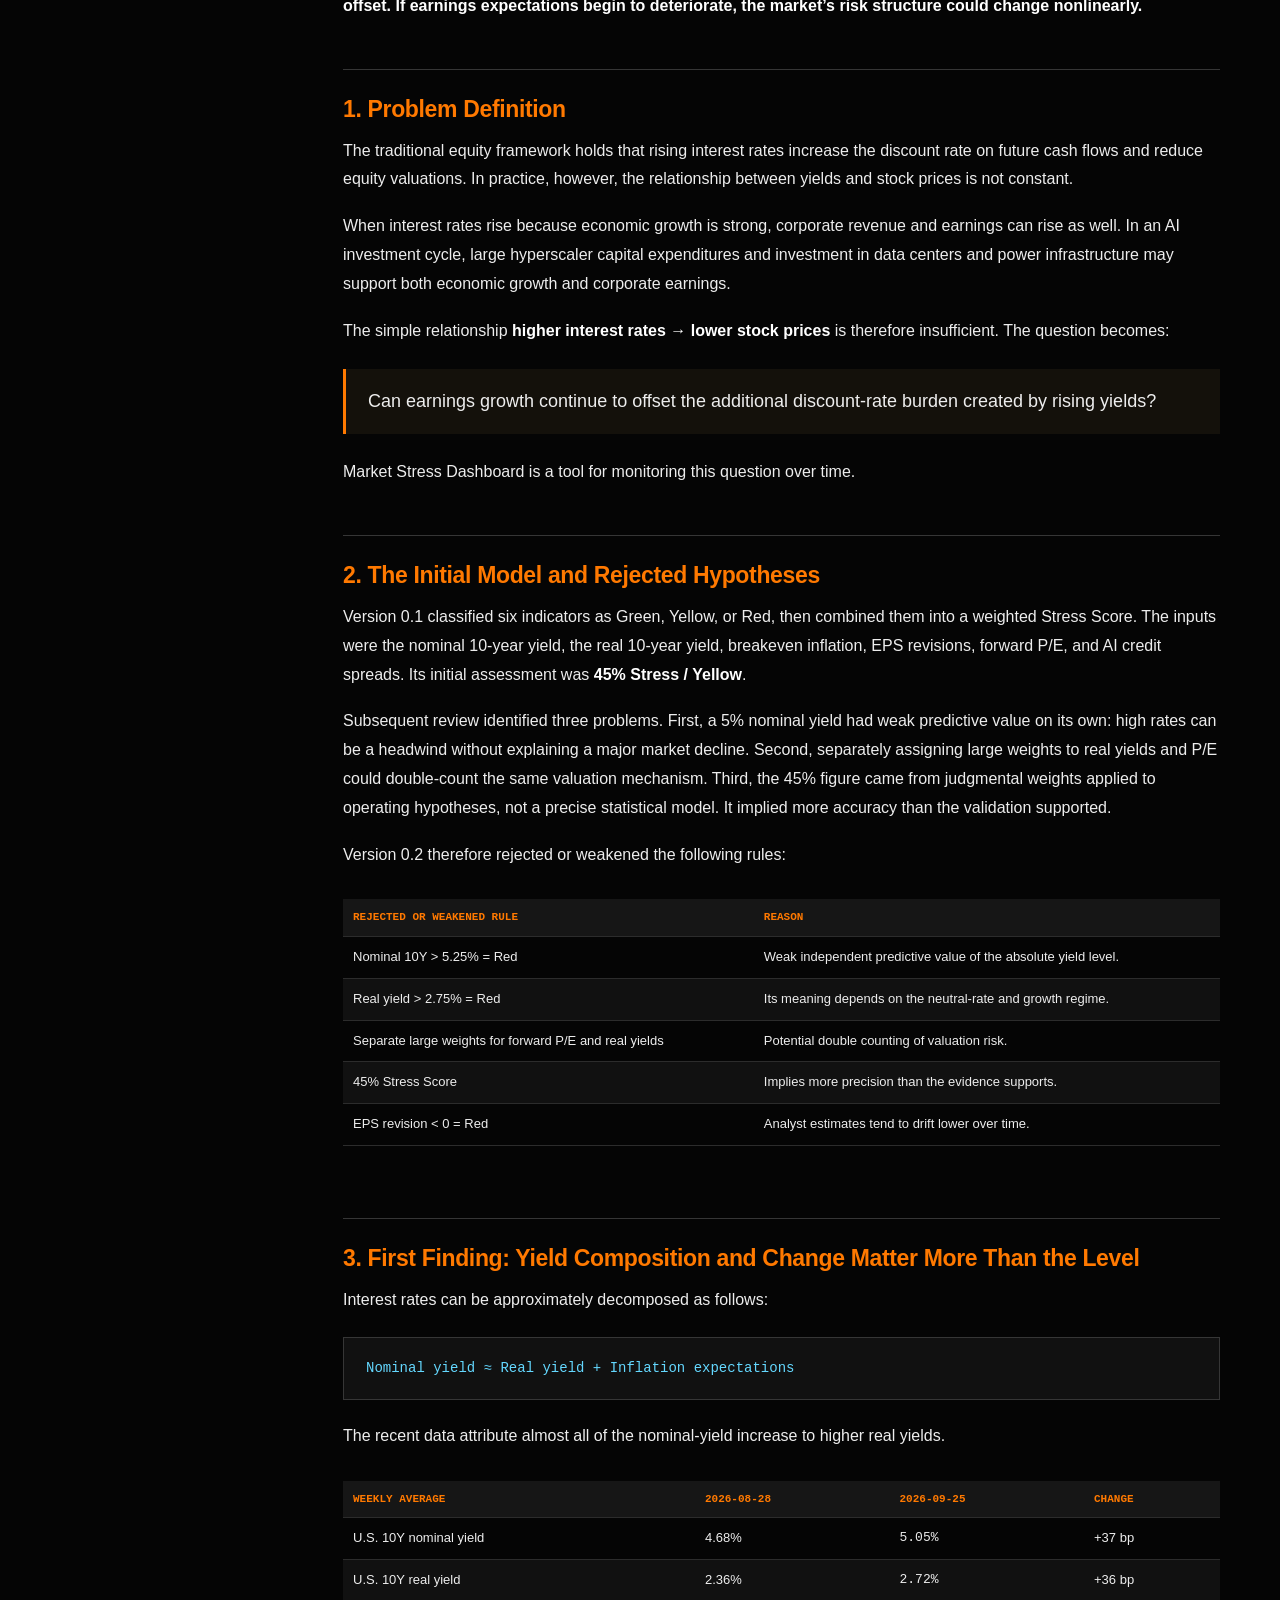
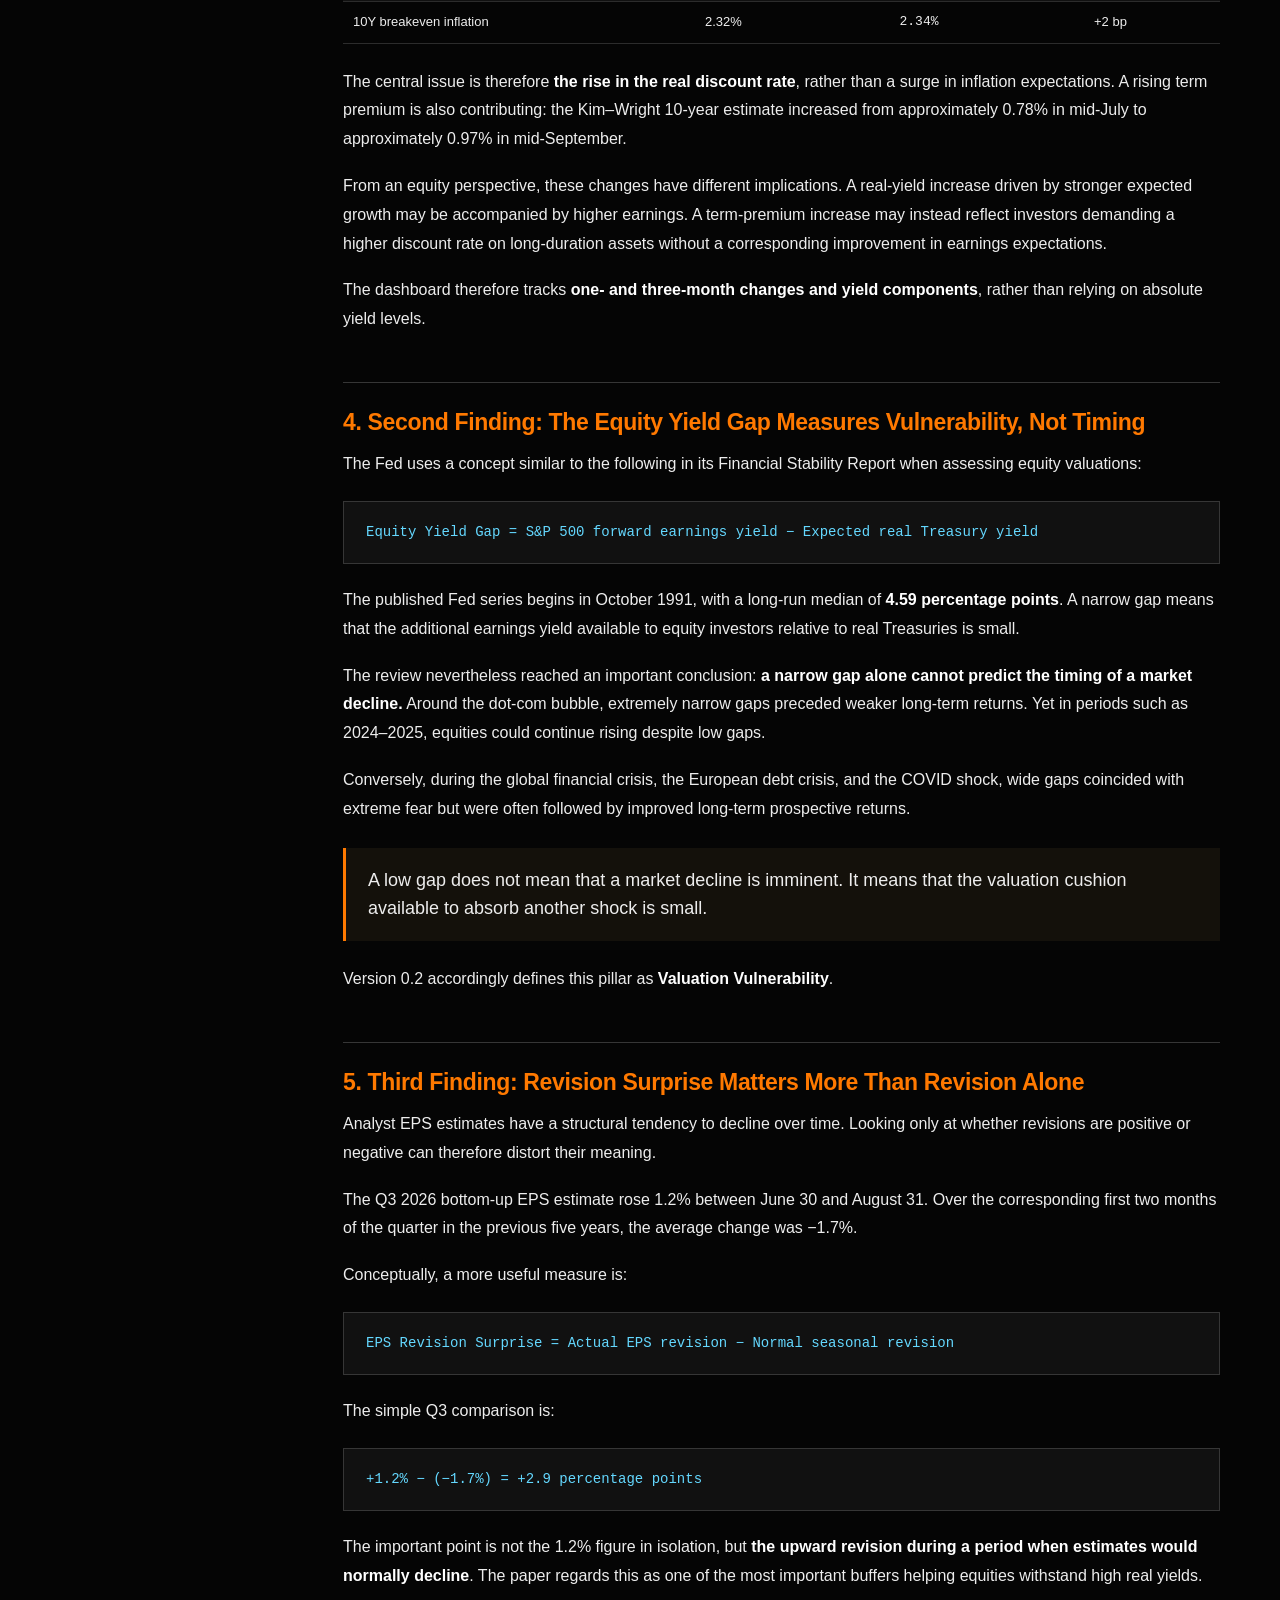
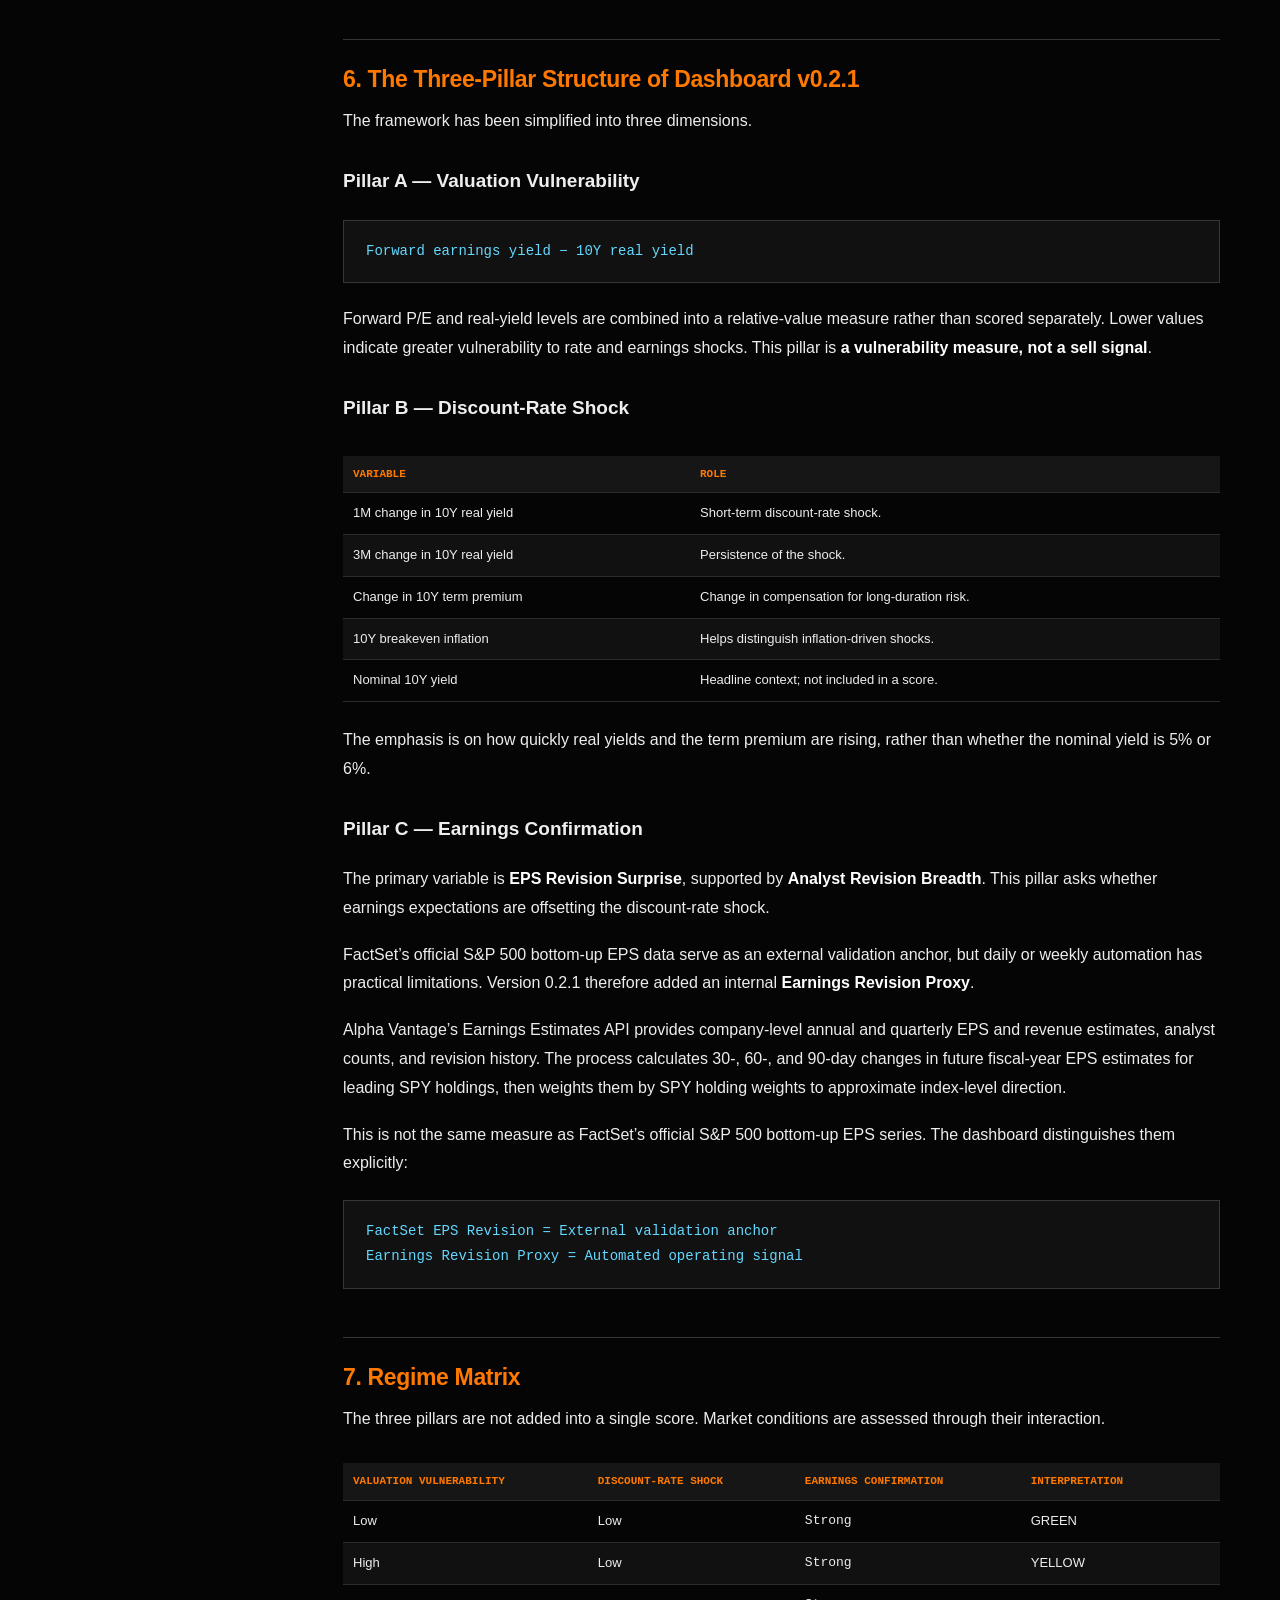
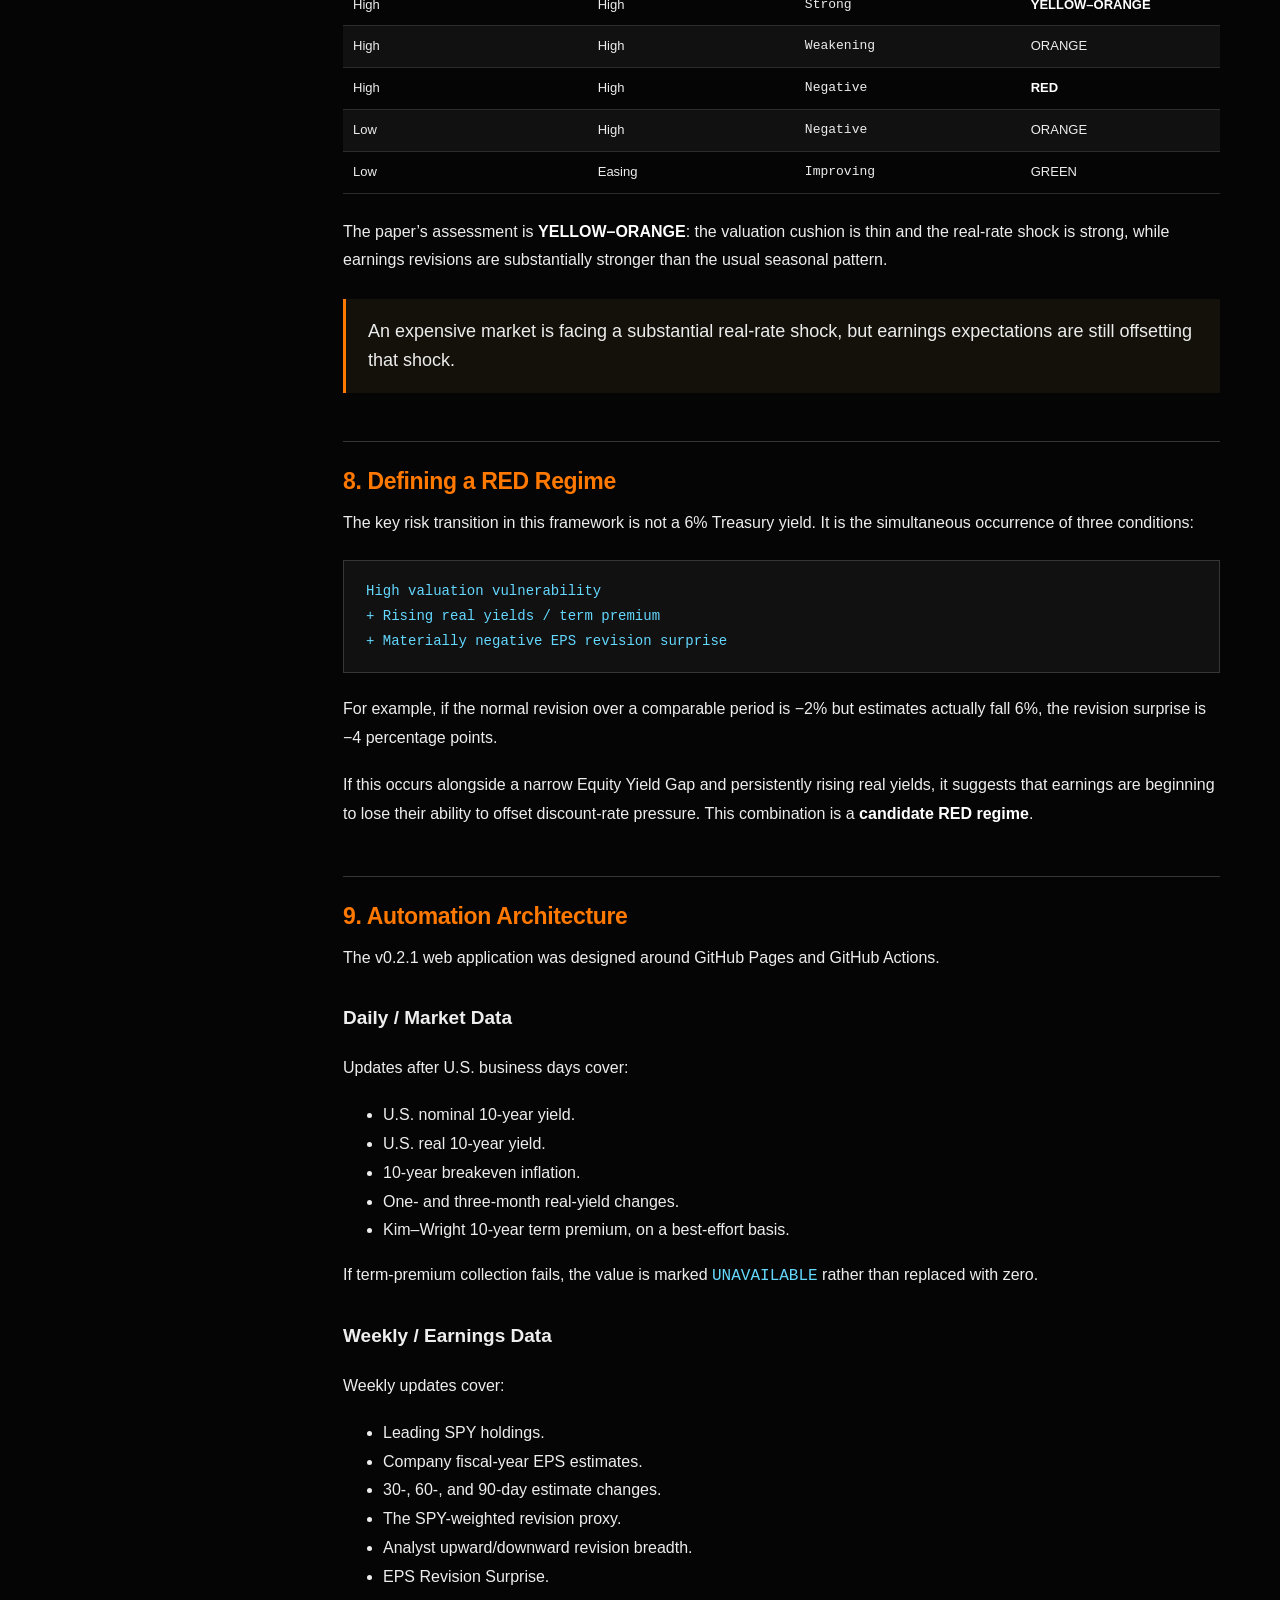
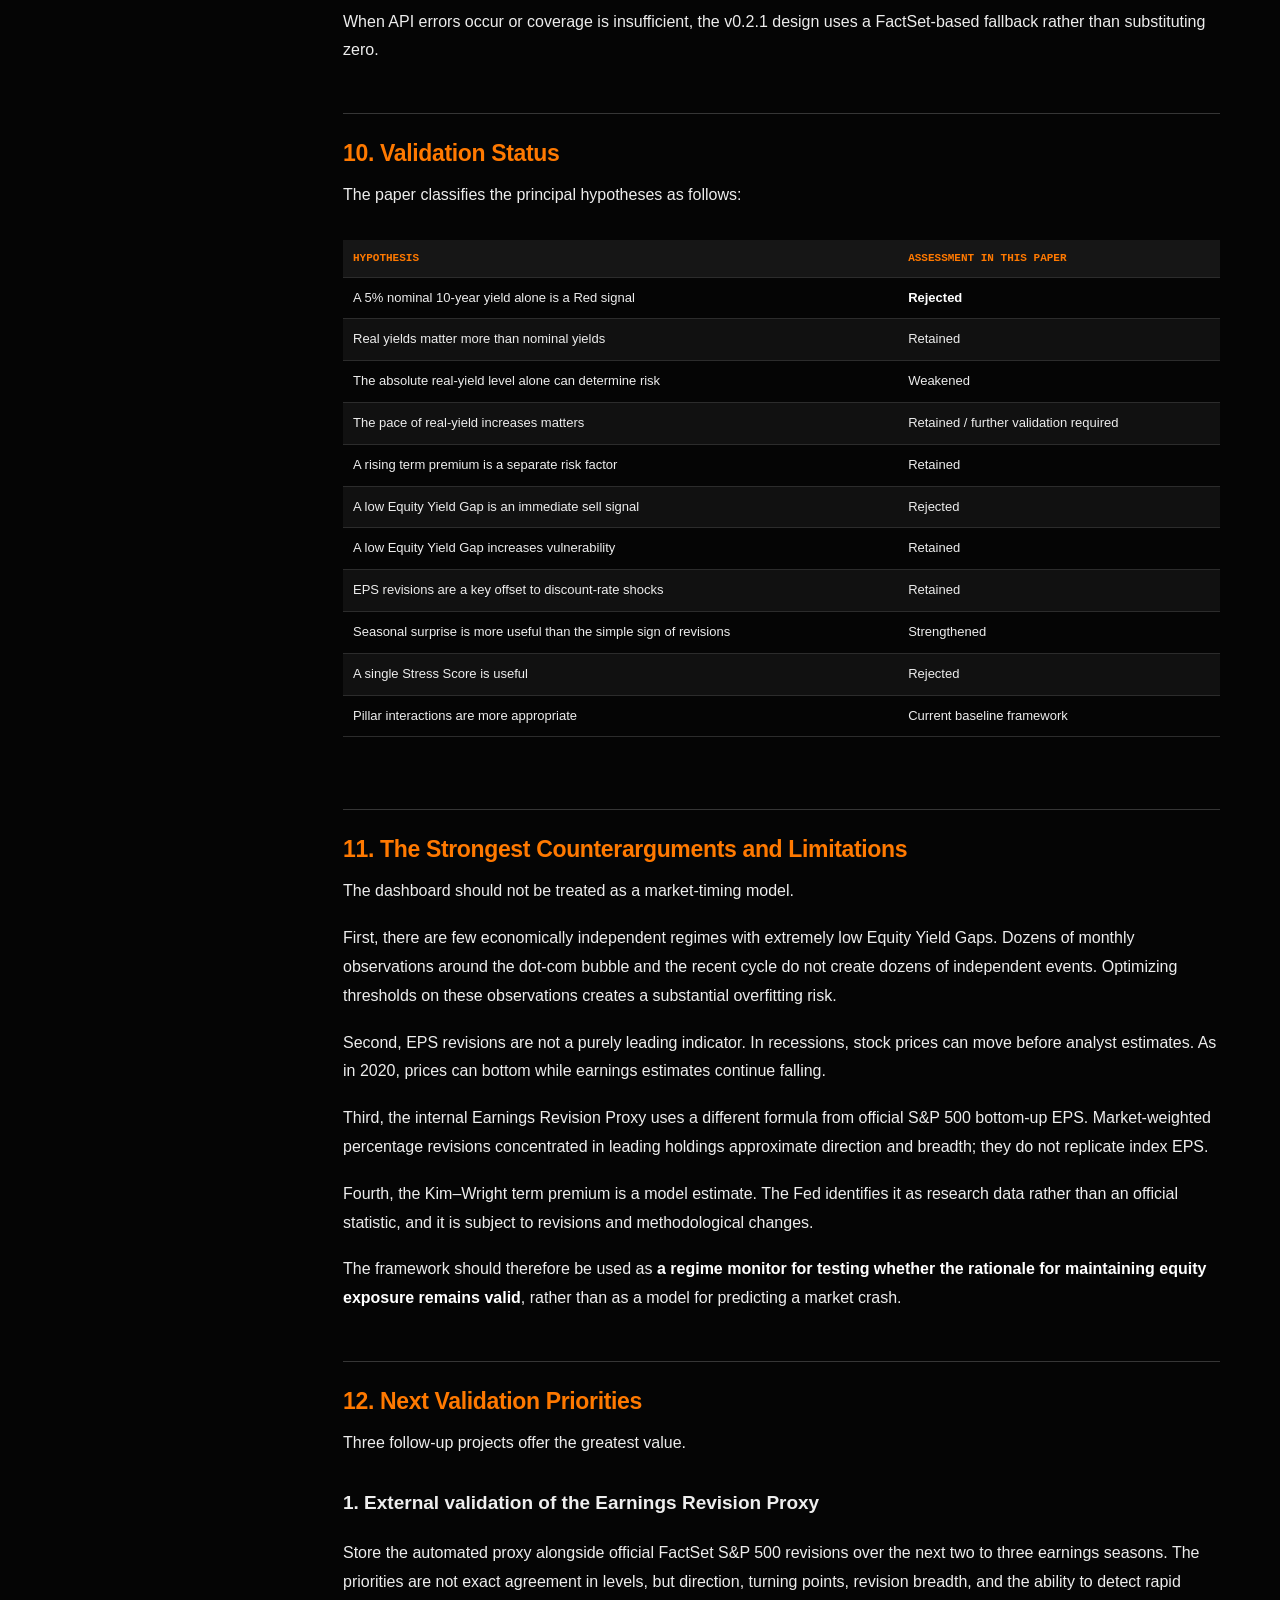
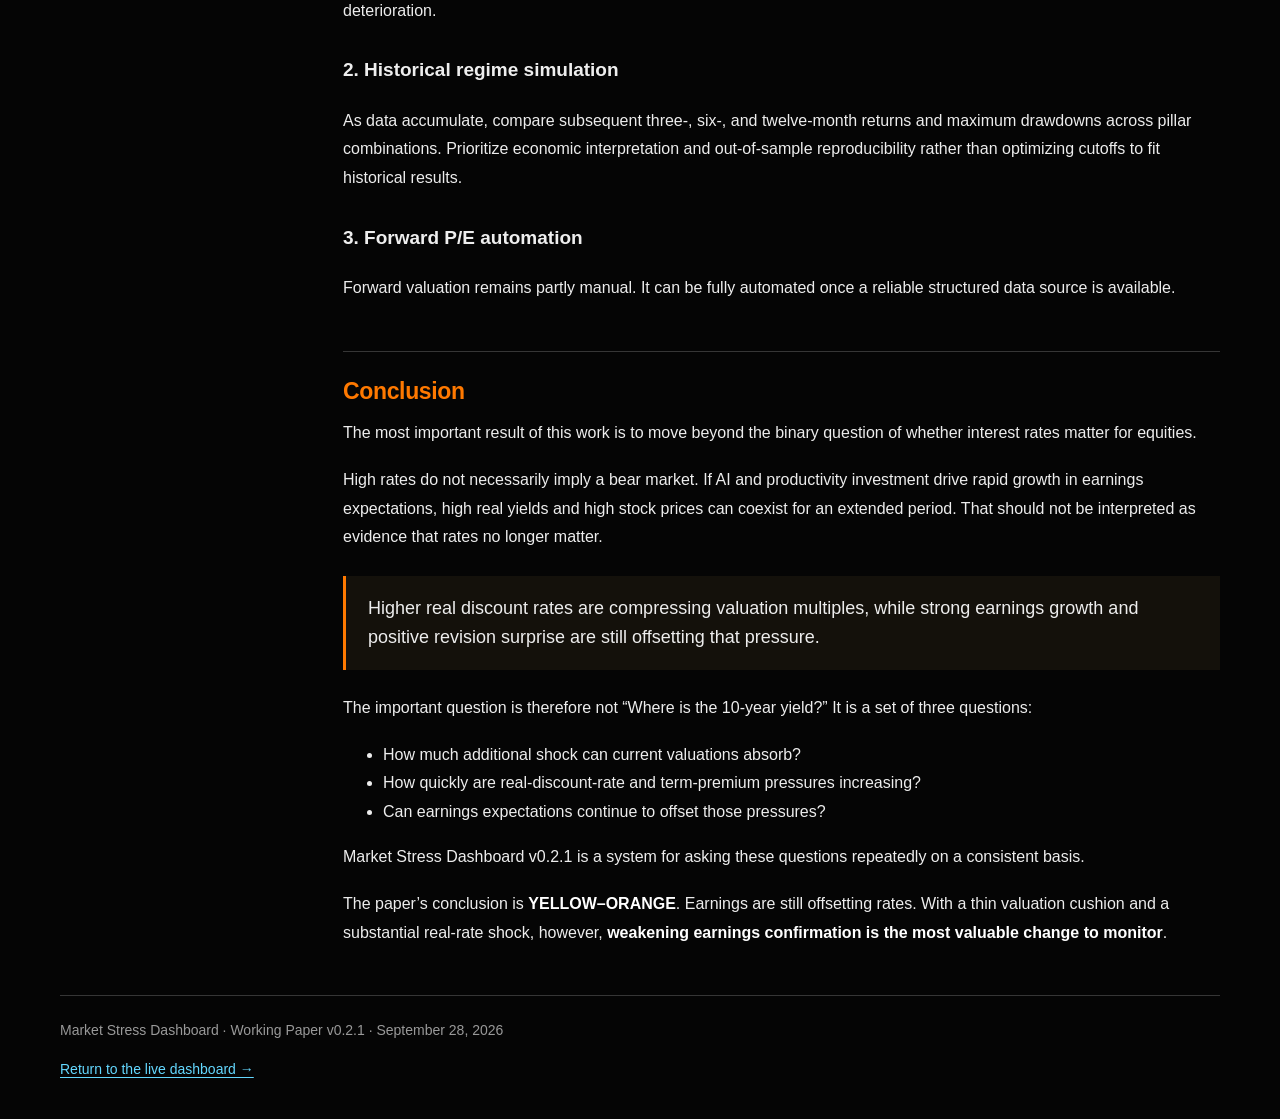
<file: whitepaper.html>
<!doctype html>
<html lang="en"><head><meta charset="utf-8"><meta name="viewport" content="width=device-width, initial-scale=1"><meta name="description" content="Market Stress Dashboard working paper: valuation vulnerability, discount-rate shocks, and earnings confirmation."><title>Whitepaper | Market Stress Dashboard</title><style>*{box-sizing:border-box}html{scroll-behavior:smooth;scroll-padding-top:24px}body{margin:0;background:#09111f;color:#eef4ff;font-family:system-ui,-apple-system,sans-serif;line-height:1.75}.wrap{max-width:1160px;margin:auto;padding:28px 22px 64px}a{color:#8fc5ff;text-underline-offset:3px}a:focus-visible{outline:2px solid #8fc5ff;outline-offset:4px}.nav{display:flex;justify-content:space-between;gap:20px;margin-bottom:40px}.eyebrow{color:#8fc5ff;font-size:13px;letter-spacing:.12em;text-transform:uppercase}h1{font-size:clamp(34px,5vw,54px);letter-spacing:-.035em;line-height:1.15;margin:12px 0 18px}header{max-width:900px}.subtitle{font-size:21px;color:#b9c8dd;line-height:1.5}.meta{display:flex;gap:10px 24px;flex-wrap:wrap;color:#91a4bf;font-size:14px}.context{margin:24px 0 34px;padding:18px 22px;border:1px solid #33465f;border-radius:12px;background:#111d31;color:#b9c8dd;font-size:14px}.layout{display:grid;grid-template-columns:235px minmax(0,1fr);gap:40px;align-items:start}.toc{position:sticky;top:24px;font-size:13px;line-height:1.5}.toc ol{padding-left:18px}.toc li{margin:9px 0}.toc a{color:#a8bbd4;text-decoration:none}.toc a:hover{color:#fff;text-decoration:underline}article{min-width:0}section{margin-bottom:48px;border-top:1px solid #223451;padding-top:20px}h2{font-size:25px;line-height:1.35;margin:0 0 20px;letter-spacing:-.015em}h3{font-size:19px;margin-top:28px}p{margin:0 0 18px}strong{color:#fff}blockquote{margin:24px 0;padding:18px 22px;border-left:3px solid #8fc5ff;background:#111d31;font-size:19px;line-height:1.6}.formula{background:#111d31;border:1px solid #223451;border-radius:10px;padding:18px 22px;margin:22px 0;font-size:17px}.table-scroll{overflow-x:auto}table{border-collapse:collapse;width:100%;font-size:14px;line-height:1.5;margin:12px 0 24px}td,th{text-align:left;vertical-align:top;padding:12px;border-bottom:1px solid #223451}th{color:#b9c8dd;background:#111d31}code{color:#a9d5ff}footer{border-top:1px solid #223451;padding-top:24px;color:#91a4bf;font-size:14px}@media(max-width:800px){.layout{grid-template-columns:1fr;gap:24px}.toc{position:static;border:1px solid #223451;border-radius:12px;padding:16px}.toc ol{columns:2;column-gap:30px}.toc li{break-inside:avoid}h2{font-size:23px}}@media(max-width:480px){.toc ol{columns:1}.wrap{padding:20px 16px 44px}}@media(prefers-reduced-motion:reduce){html{scroll-behavior:auto}}@media print{body{background:white;color:#111}.nav,.toc{display:none}.layout{display:block}.wrap{max-width:none;padding:0}strong{color:#111}h1{font-size:30px}h2{font-size:22px}.subtitle,.meta,.context,footer{color:#444}section{break-before:auto}h2,h3{break-after:avoid}blockquote,.formula,th,.context{background:#f5f5f5;color:#111}a{color:#222}}</style><link rel="stylesheet" href="terminal.css?v=5"></head>
<body class="paper"><main class="wrap"><div class="terminal-bar"><span>CHARLIE CIO</span><div class="language-toggle" role="group" aria-label="Language"><button type="button" data-paper-language="en" aria-pressed="true">English</button><button type="button" data-paper-language="ko" aria-pressed="false">Korean (한글)</button></div></div><nav class="terminal-nav" aria-label="Charlie CIO"><a href="./?lang=en"><span class="key">01</span>Market Review</a><a href="investments.html"><span class="key">02</span>Investment Review</a><a href="methodology.html" aria-current="page"><span class="key">03</span>Methodology</a></nav><nav class="nav" aria-label="Page navigation"><a href="./">← Dashboard</a><a href="#contents">Contents</a></nav>
<header><div class="eyebrow">Research · Working paper</div><h1>Market Stress Dashboard</h1><p class="subtitle">A regime-monitoring framework for U.S. equity vulnerability and earnings resilience in an environment of high rates and AI investment</p><div class="meta"><span>Paper version: 0.2.1</span><span>As of: <time datetime="2026-09-28">September 28, 2026</time></span><span>Status: Operating hypotheses under validation</span></div></header>
<div class="context"><p><strong>Purpose.</strong> Track market vulnerability and the strength of the earnings offset within a consistent framework, rather than predict market direction or generate mechanical trading signals.</p><p><strong>Document context.</strong> This is an English translation of the supplied v0.2.1 working paper. Its dated assessments, weekly-average figures, and design descriptions are preserved; they are not a live dashboard snapshot. The current application includes later data-quality safeguards. As of October 19, 2026 (v0.2.4), seasonal adjustment is disabled. Raw EPS revisions are displayed; earnings ratings and the combined regime are withheld pending validation. The original paper below is historical.</p><p style="margin-bottom:0">The supplied paper names sources but does not include a complete bibliography. Its numerical claims have not been independently revalidated as part of this publication.</p></div>
<div class="layout"><aside class="toc" id="contents"><nav aria-label="Table of contents"><strong>Contents</strong><ol><li><a href="#executive-summary">Executive Summary</a></li><li><a href="#problem-definition">1. Problem Definition</a></li><li><a href="#initial-model">2. The Initial Model and Rejected Hypotheses</a></li><li><a href="#rate-composition">3. First Finding: Yield Composition and Change Matter More Than the Level</a></li><li><a href="#yield-gap">4. Second Finding: The Equity Yield Gap Measures Vulnerability, Not Timing</a></li><li><a href="#revision-surprise">5. Third Finding: Revision Surprise Matters More Than Revision Alone</a></li><li><a href="#three-pillars">6. The Three-Pillar Structure of Dashboard v0.2.1</a></li><li><a href="#regime-matrix">7. Regime Matrix</a></li><li><a href="#red-regime">8. Defining a RED Regime</a></li><li><a href="#automation">9. Automation Architecture</a></li><li><a href="#validation">10. Validation Status</a></li><li><a href="#limitations">11. The Strongest Counterarguments and Limitations</a></li><li><a href="#next-validation">12. Next Validation Priorities</a></li><li><a href="#conclusion">Conclusion</a></li></ol></nav></aside><article aria-label="Whitepaper"><section id="executive-summary"><h2>Executive Summary</h2>
<p>In 2026, U.S. equities remained resilient even as long-term Treasury yields approached or exceeded 5%. This prompted the argument that interest rates matter less in the age of AI investment.</p>
<p>This project began by examining that claim. The initial question was simple:</p>
<blockquote>Is a sustained rise in the U.S. 10-year Treasury yield really not a major problem for equities?</blockquote>
<p>The review concluded that <strong>a 5% nominal 10-year yield, by itself, is not a sufficient risk signal.</strong> Equities have historically risen in high-rate environments. If higher yields reflect strong growth and earnings, earnings can offset a higher discount rate.</p>
<p>The composition of the recent increase nevertheless warrants attention. Between August 28 and September 25, 2026, the weekly average nominal 10-year yield rose from 4.68% to 5.05%, approximately 37 basis points. Over the same period, the 10-year real yield rose from 2.36% to 2.72%, approximately 36 basis points, while 10-year breakeven inflation barely changed, from 2.32% to 2.34%. Nearly all of the recent increase in long-term yields therefore reflected <strong>a higher real discount rate</strong>.</p>
<p>In the Federal Reserve’s Kim–Wright model, the term premium on a 10-year zero-coupon bond also rose from approximately 0.78% in mid-July to approximately 0.97% on September 16. This suggests that part of the increase reflected greater compensation for long-duration risk, alongside policy-rate expectations. The term premium is a model estimate, not an observable market price; the Fed identifies these data as research results rather than official statistics.</p>
<p>At the same time, the earnings outlook remained strong. According to FactSet, the Q3 2026 S&amp;P 500 bottom-up EPS estimate increased <strong>1.2%</strong> from the end of June through the end of August. The average change over the corresponding period in the previous five years was <strong>−1.7%</strong>. A simple comparison therefore implies a positive revision surprise of approximately <strong>+2.9 percentage points</strong>.</p>
<blockquote>High valuation vulnerability + high discount-rate shock + strong earnings confirmation.</blockquote>
<p>The paper’s regime assessment is <strong>YELLOW–ORANGE</strong>. This is not a bear-market forecast. Its meaning is narrower:</p>
<p><strong>The valuation cushion is thin and the real-rate shock is substantial, but earnings expectations are still providing an offset. If earnings expectations begin to deteriorate, the market’s risk structure could change nonlinearly.</strong></p>
</section><section id="problem-definition"><h2>1. Problem Definition</h2>
<p>The traditional equity framework holds that rising interest rates increase the discount rate on future cash flows and reduce equity valuations. In practice, however, the relationship between yields and stock prices is not constant.</p>
<p>When interest rates rise because economic growth is strong, corporate revenue and earnings can rise as well. In an AI investment cycle, large hyperscaler capital expenditures and investment in data centers and power infrastructure may support both economic growth and corporate earnings.</p>
<p>The simple relationship <strong>higher interest rates → lower stock prices</strong> is therefore insufficient. The question becomes:</p>
<blockquote>Can earnings growth continue to offset the additional discount-rate burden created by rising yields?</blockquote>
<p>Market Stress Dashboard is a tool for monitoring this question over time.</p>
</section><section id="initial-model"><h2>2. The Initial Model and Rejected Hypotheses</h2>
<p>Version 0.1 classified six indicators as Green, Yellow, or Red, then combined them into a weighted Stress Score. The inputs were the nominal 10-year yield, the real 10-year yield, breakeven inflation, EPS revisions, forward P/E, and AI credit spreads. Its initial assessment was <strong>45% Stress / Yellow</strong>.</p>
<p>Subsequent review identified three problems. First, a 5% nominal yield had weak predictive value on its own: high rates can be a headwind without explaining a major market decline. Second, separately assigning large weights to real yields and P/E could double-count the same valuation mechanism. Third, the 45% figure came from judgmental weights applied to operating hypotheses, not a precise statistical model. It implied more accuracy than the validation supported.</p>
<p>Version 0.2 therefore rejected or weakened the following rules:</p>
<div class="table-scroll"><table><thead><tr><th>Rejected or weakened rule</th><th>Reason</th></tr></thead><tbody>
<tr><td>Nominal 10Y &gt; 5.25% = Red</td><td>Weak independent predictive value of the absolute yield level.</td></tr>
<tr><td>Real yield &gt; 2.75% = Red</td><td>Its meaning depends on the neutral-rate and growth regime.</td></tr>
<tr><td>Separate large weights for forward P/E and real yields</td><td>Potential double counting of valuation risk.</td></tr>
<tr><td>45% Stress Score</td><td>Implies more precision than the evidence supports.</td></tr>
<tr><td>EPS revision &lt; 0 = Red</td><td>Analyst estimates tend to drift lower over time.</td></tr>
</tbody></table></div>
</section><section id="rate-composition"><h2>3. First Finding: Yield Composition and Change Matter More Than the Level</h2>
<p>Interest rates can be approximately decomposed as follows:</p>
<div class="formula">Nominal yield ≈ Real yield + Inflation expectations</div>
<p>The recent data attribute almost all of the nominal-yield increase to higher real yields.</p>
<div class="table-scroll"><table><thead><tr><th>Weekly average</th><th>2026-08-28</th><th>2026-09-25</th><th>Change</th></tr></thead><tbody>
<tr><td>U.S. 10Y nominal yield</td><td>4.68%</td><td>5.05%</td><td>+37 bp</td></tr>
<tr><td>U.S. 10Y real yield</td><td>2.36%</td><td>2.72%</td><td>+36 bp</td></tr>
<tr><td>10Y breakeven inflation</td><td>2.32%</td><td>2.34%</td><td>+2 bp</td></tr>
</tbody></table></div>
<p>The central issue is therefore <strong>the rise in the real discount rate</strong>, rather than a surge in inflation expectations. A rising term premium is also contributing: the Kim–Wright 10-year estimate increased from approximately 0.78% in mid-July to approximately 0.97% in mid-September.</p>
<p>From an equity perspective, these changes have different implications. A real-yield increase driven by stronger expected growth may be accompanied by higher earnings. A term-premium increase may instead reflect investors demanding a higher discount rate on long-duration assets without a corresponding improvement in earnings expectations.</p>
<p>The dashboard therefore tracks <strong>one- and three-month changes and yield components</strong>, rather than relying on absolute yield levels.</p>
</section><section id="yield-gap"><h2>4. Second Finding: The Equity Yield Gap Measures Vulnerability, Not Timing</h2>
<p>The Fed uses a concept similar to the following in its Financial Stability Report when assessing equity valuations:</p>
<div class="formula">Equity Yield Gap = S&amp;P 500 forward earnings yield − Expected real Treasury yield</div>
<p>The published Fed series begins in October 1991, with a long-run median of <strong>4.59 percentage points</strong>. A narrow gap means that the additional earnings yield available to equity investors relative to real Treasuries is small.</p>
<p>The review nevertheless reached an important conclusion: <strong>a narrow gap alone cannot predict the timing of a market decline.</strong> Around the dot-com bubble, extremely narrow gaps preceded weaker long-term returns. Yet in periods such as 2024–2025, equities could continue rising despite low gaps.</p>
<p>Conversely, during the global financial crisis, the European debt crisis, and the COVID shock, wide gaps coincided with extreme fear but were often followed by improved long-term prospective returns.</p>
<blockquote>A low gap does not mean that a market decline is imminent. It means that the valuation cushion available to absorb another shock is small.</blockquote>
<p>Version 0.2 accordingly defines this pillar as <strong>Valuation Vulnerability</strong>.</p>
</section><section id="revision-surprise"><h2>5. Third Finding: Revision Surprise Matters More Than Revision Alone</h2>
<p>Analyst EPS estimates have a structural tendency to decline over time. Looking only at whether revisions are positive or negative can therefore distort their meaning.</p>
<p>The Q3 2026 bottom-up EPS estimate rose 1.2% between June 30 and August 31. Over the corresponding first two months of the quarter in the previous five years, the average change was −1.7%.</p>
<p>Conceptually, a more useful measure is:</p>
<div class="formula">EPS Revision Surprise = Actual EPS revision − Normal seasonal revision</div>
<p>The simple Q3 comparison is:</p>
<div class="formula">+1.2% − (−1.7%) = +2.9 percentage points</div>
<p>The important point is not the 1.2% figure in isolation, but <strong>the upward revision during a period when estimates would normally decline</strong>. The paper regards this as one of the most important buffers helping equities withstand high real yields.</p>
</section><section id="three-pillars"><h2>6. The Three-Pillar Structure of Dashboard v0.2.1</h2>
<p>The framework has been simplified into three dimensions.</p>
<h3>Pillar A — Valuation Vulnerability</h3>
<div class="formula">Forward earnings yield − 10Y real yield</div>
<p>Forward P/E and real-yield levels are combined into a relative-value measure rather than scored separately. Lower values indicate greater vulnerability to rate and earnings shocks. This pillar is <strong>a vulnerability measure, not a sell signal</strong>.</p>
<h3>Pillar B — Discount-Rate Shock</h3>
<div class="table-scroll"><table><thead><tr><th>Variable</th><th>Role</th></tr></thead><tbody>
<tr><td>1M change in 10Y real yield</td><td>Short-term discount-rate shock.</td></tr>
<tr><td>3M change in 10Y real yield</td><td>Persistence of the shock.</td></tr>
<tr><td>Change in 10Y term premium</td><td>Change in compensation for long-duration risk.</td></tr>
<tr><td>10Y breakeven inflation</td><td>Helps distinguish inflation-driven shocks.</td></tr>
<tr><td>Nominal 10Y yield</td><td>Headline context; not included in a score.</td></tr>
</tbody></table></div>
<p>The emphasis is on how quickly real yields and the term premium are rising, rather than whether the nominal yield is 5% or 6%.</p>
<h3>Pillar C — Earnings Confirmation</h3>
<p>The primary variable is <strong>EPS Revision Surprise</strong>, supported by <strong>Analyst Revision Breadth</strong>. This pillar asks whether earnings expectations are offsetting the discount-rate shock.</p>
<p>FactSet’s official S&amp;P 500 bottom-up EPS data serve as an external validation anchor, but daily or weekly automation has practical limitations. Version 0.2.1 therefore added an internal <strong>Earnings Revision Proxy</strong>.</p>
<p>Alpha Vantage’s Earnings Estimates API provides company-level annual and quarterly EPS and revenue estimates, analyst counts, and revision history. The process calculates 30-, 60-, and 90-day changes in future fiscal-year EPS estimates for leading SPY holdings, then weights them by SPY holding weights to approximate index-level direction.</p>
<p>This is not the same measure as FactSet’s official S&amp;P 500 bottom-up EPS series. The dashboard distinguishes them explicitly:</p>
<div class="formula">FactSet EPS Revision = External validation anchor<br>Earnings Revision Proxy = Automated operating signal</div>
</section><section id="regime-matrix"><h2>7. Regime Matrix</h2>
<p>The three pillars are not added into a single score. Market conditions are assessed through their interaction.</p>
<div class="table-scroll"><table><thead><tr><th>Valuation vulnerability</th><th>Discount-rate shock</th><th>Earnings confirmation</th><th>Interpretation</th></tr></thead><tbody>
<tr><td>Low</td><td>Low</td><td>Strong</td><td>GREEN</td></tr>
<tr><td>High</td><td>Low</td><td>Strong</td><td>YELLOW</td></tr>
<tr><td>High</td><td>High</td><td>Strong</td><td><strong>YELLOW–ORANGE</strong></td></tr>
<tr><td>High</td><td>High</td><td>Weakening</td><td>ORANGE</td></tr>
<tr><td>High</td><td>High</td><td>Negative</td><td><strong>RED</strong></td></tr>
<tr><td>Low</td><td>High</td><td>Negative</td><td>ORANGE</td></tr>
<tr><td>Low</td><td>Easing</td><td>Improving</td><td>GREEN</td></tr>
</tbody></table></div>
<p>The paper’s assessment is <strong>YELLOW–ORANGE</strong>: the valuation cushion is thin and the real-rate shock is strong, while earnings revisions are substantially stronger than the usual seasonal pattern.</p>
<blockquote>An expensive market is facing a substantial real-rate shock, but earnings expectations are still offsetting that shock.</blockquote>
</section><section id="red-regime"><h2>8. Defining a RED Regime</h2>
<p>The key risk transition in this framework is not a 6% Treasury yield. It is the simultaneous occurrence of three conditions:</p>
<div class="formula">High valuation vulnerability<br>+ Rising real yields / term premium<br>+ Materially negative EPS revision surprise</div>
<p>For example, if the normal revision over a comparable period is −2% but estimates actually fall 6%, the revision surprise is −4 percentage points.</p>
<p>If this occurs alongside a narrow Equity Yield Gap and persistently rising real yields, it suggests that earnings are beginning to lose their ability to offset discount-rate pressure. This combination is a <strong>candidate RED regime</strong>.</p>
</section><section id="automation"><h2>9. Automation Architecture</h2>
<p>The v0.2.1 web application was designed around GitHub Pages and GitHub Actions.</p>
<h3>Daily / Market Data</h3>
<p>Updates after U.S. business days cover:</p>
<ul><li>U.S. nominal 10-year yield.</li><li>U.S. real 10-year yield.</li><li>10-year breakeven inflation.</li><li>One- and three-month real-yield changes.</li><li>Kim–Wright 10-year term premium, on a best-effort basis.</li></ul>
<p>If term-premium collection fails, the value is marked <code>UNAVAILABLE</code> rather than replaced with zero.</p>
<h3>Weekly / Earnings Data</h3>
<p>Weekly updates cover:</p>
<ul><li>Leading SPY holdings.</li><li>Company fiscal-year EPS estimates.</li><li>30-, 60-, and 90-day estimate changes.</li><li>The SPY-weighted revision proxy.</li><li>Analyst upward/downward revision breadth.</li><li>EPS Revision Surprise.</li></ul>
<p>When API errors occur or coverage is insufficient, the v0.2.1 design uses a FactSet-based fallback rather than substituting zero.</p>
</section><section id="validation"><h2>10. Validation Status</h2>
<p>The paper classifies the principal hypotheses as follows:</p>
<div class="table-scroll"><table><thead><tr><th>Hypothesis</th><th>Assessment in this paper</th></tr></thead><tbody>
<tr><td>A 5% nominal 10-year yield alone is a Red signal</td><td><strong>Rejected</strong></td></tr>
<tr><td>Real yields matter more than nominal yields</td><td>Retained</td></tr>
<tr><td>The absolute real-yield level alone can determine risk</td><td>Weakened</td></tr>
<tr><td>The pace of real-yield increases matters</td><td>Retained / further validation required</td></tr>
<tr><td>A rising term premium is a separate risk factor</td><td>Retained</td></tr>
<tr><td>A low Equity Yield Gap is an immediate sell signal</td><td>Rejected</td></tr>
<tr><td>A low Equity Yield Gap increases vulnerability</td><td>Retained</td></tr>
<tr><td>EPS revisions are a key offset to discount-rate shocks</td><td>Retained</td></tr>
<tr><td>Seasonal surprise is more useful than the simple sign of revisions</td><td>Strengthened</td></tr>
<tr><td>A single Stress Score is useful</td><td>Rejected</td></tr>
<tr><td>Pillar interactions are more appropriate</td><td>Current baseline framework</td></tr>
</tbody></table></div>
</section><section id="limitations"><h2>11. The Strongest Counterarguments and Limitations</h2>
<p>The dashboard should not be treated as a market-timing model.</p>
<p>First, there are few economically independent regimes with extremely low Equity Yield Gaps. Dozens of monthly observations around the dot-com bubble and the recent cycle do not create dozens of independent events. Optimizing thresholds on these observations creates a substantial overfitting risk.</p>
<p>Second, EPS revisions are not a purely leading indicator. In recessions, stock prices can move before analyst estimates. As in 2020, prices can bottom while earnings estimates continue falling.</p>
<p>Third, the internal Earnings Revision Proxy uses a different formula from official S&amp;P 500 bottom-up EPS. Market-weighted percentage revisions concentrated in leading holdings approximate direction and breadth; they do not replicate index EPS.</p>
<p>Fourth, the Kim–Wright term premium is a model estimate. The Fed identifies it as research data rather than an official statistic, and it is subject to revisions and methodological changes.</p>
<p>The framework should therefore be used as <strong>a regime monitor for testing whether the rationale for maintaining equity exposure remains valid</strong>, rather than as a model for predicting a market crash.</p>
</section><section id="next-validation"><h2>12. Next Validation Priorities</h2>
<p>Three follow-up projects offer the greatest value.</p>
<h3>1. External validation of the Earnings Revision Proxy</h3>
<p>Store the automated proxy alongside official FactSet S&amp;P 500 revisions over the next two to three earnings seasons. The priorities are not exact agreement in levels, but direction, turning points, revision breadth, and the ability to detect rapid deterioration.</p>
<h3>2. Historical regime simulation</h3>
<p>As data accumulate, compare subsequent three-, six-, and twelve-month returns and maximum drawdowns across pillar combinations. Prioritize economic interpretation and out-of-sample reproducibility rather than optimizing cutoffs to fit historical results.</p>
<h3>3. Forward P/E automation</h3>
<p>Forward valuation remains partly manual. It can be fully automated once a reliable structured data source is available.</p>
</section><section id="conclusion"><h2>Conclusion</h2>
<p>The most important result of this work is to move beyond the binary question of whether interest rates matter for equities.</p>
<p>High rates do not necessarily imply a bear market. If AI and productivity investment drive rapid growth in earnings expectations, high real yields and high stock prices can coexist for an extended period. That should not be interpreted as evidence that rates no longer matter.</p>
<blockquote>Higher real discount rates are compressing valuation multiples, while strong earnings growth and positive revision surprise are still offsetting that pressure.</blockquote>
<p>The important question is therefore not “Where is the 10-year yield?” It is a set of three questions:</p>
<ul><li>How much additional shock can current valuations absorb?</li><li>How quickly are real-discount-rate and term-premium pressures increasing?</li><li>Can earnings expectations continue to offset those pressures?</li></ul>
<p>Market Stress Dashboard v0.2.1 is a system for asking these questions repeatedly on a consistent basis.</p>
<p>The paper’s conclusion is <strong>YELLOW–ORANGE</strong>. Earnings are still offsetting rates. With a thin valuation cushion and a substantial real-rate shock, however, <strong>weakening earnings confirmation is the most valuable change to monitor</strong>.</p>
</section></article></div>
<footer><p>Market Stress Dashboard · Working Paper v0.2.1 · September 28, 2026</p><a href="./">Return to the live dashboard →</a></footer></main><template id="paper-korean"><div class="terminal-bar"><span>MSD / 리서치</span><div class="language-toggle" role="group" aria-label="Language"><button type="button" data-paper-language="en" aria-pressed="true">English</button><button type="button" data-paper-language="ko" aria-pressed="false">Korean (한글)</button></div></div><nav class="terminal-nav" aria-label="Charlie CIO"><a href="./?lang=ko"><span class="key">01</span>시장 점검</a><a href="investments.html"><span class="key">02</span>종목 점검</a><a href="methodology.html" aria-current="page"><span class="key">03</span>방법론</a></nav><nav class="nav" aria-label="페이지 이동"><a href="./">← 대시보드</a><a href="#contents">목차</a></nav>
<header><div class="eyebrow">리서치 · 검토 중인 연구 문서</div><h1>Market Stress Dashboard</h1><p class="subtitle">고금리·AI 투자 국면에서 미국 주식시장의 취약성과 이익 방어력을 함께 측정하는 레짐 모니터링 프레임워크</p><div class="meta"><span>문서 버전: 0.2.1</span><span>작성 기준일: <time datetime="2026-09-28">2026년 9월 28일</time></span><span>상태: 운영 가설 검증 중</span></div></header>
<div class="context"><p><strong>목적.</strong> 시장 방향 예측이나 기계적 매매신호가 아니라, 현재 주식시장에 내재된 취약성과 이를 상쇄하는 기업이익의 강도를 일관된 프레임으로 추적합니다.</p><p><strong>문서 기준.</strong> 제공된 v0.2.1 화이트페이퍼 원문을 표시합니다. 작성 당시의 판단·주간 평균 수치·설계 설명을 보존하며, 실시간 대시보드 값과 구분합니다. 현재 앱에는 이후 추가된 데이터 품질 관리가 적용되어 있습니다. 2026년 10월 19일(v0.2.4)부터 계절 보정을 중단했습니다. 원래 EPS 수정률을 표시하며 이익 등급과 종합 판정은 검증 전까지 보류합니다. 아래 원문은 과거 설계 기록입니다.</p><p style="margin-bottom:0">원문에는 출처명이 있지만 완전한 참고문헌 목록은 없습니다. 이번 게시 과정에서 원문의 수치를 독립적으로 재검증한 것은 아닙니다.</p></div>
<div class="layout"><aside class="toc" id="contents"><nav aria-label="목차"><strong>목차</strong><ol><li><a href="#executive-summary">요약</a></li><li><a href="#problem-definition">1. 문제 정의</a></li><li><a href="#initial-model">2. 초기 모델과 폐기된 가설</a></li><li><a href="#rate-composition">3. 첫 번째 핵심 발견: 금리 수준보다 금리의 구성과 변화가 중요하다</a></li><li><a href="#yield-gap">4. 두 번째 핵심 발견: Equity Yield Gap은 타이밍 신호가 아니라 취약성 지표다</a></li><li><a href="#revision-surprise">5. 세 번째 핵심 발견: EPS Revision보다 Revision Surprise가 중요하다</a></li><li><a href="#three-pillars">6. Dashboard v0.2.1의 3-Pillar 구조</a></li><li><a href="#regime-matrix">7. Regime Matrix</a></li><li><a href="#red-regime">8. RED Regime의 정의</a></li><li><a href="#automation">9. 자동화 아키텍처</a></li><li><a href="#validation">10. 검증 상태</a></li><li><a href="#limitations">11. 가장 강한 반론과 한계</a></li><li><a href="#next-validation">12. 다음 검증 과제</a></li><li><a href="#conclusion">결론</a></li></ol></nav></aside><article aria-label="화이트페이퍼"><section id="executive-summary"><h2>요약</h2><p>2026년 미국 장기금리가 5% 부근 또는 그 이상으로 상승했음에도 주식시장이 강하게 버티면서 “AI 투자 시대에는 금리가 과거만큼 중요하지 않다”는 주장이 등장했다.</p>
<p>본 프로젝트는 이 주장을 검증하는 과정에서 출발했다.</p>
<p>초기 질문은 단순했다.</p>
<blockquote>미국 10년물 금리가 지속적으로 상승하는 상황이 증시에 정말 큰 문제가 아닌가?</blockquote>
<p>검증 결과, <strong>“10년물 5%”라는 절대 수준 자체는 충분한 위험 신호가 아니었다.</strong> 역사적으로 높은 명목금리에서도 주식은 상승할 수 있었으며, 금리가 높은 이유가 강한 성장과 이익 증가라면 할인율 상승을 earnings가 상쇄할 수 있다.</p>
<p>반면 최근 금리 상승의 구성은 주의할 필요가 있다. 2026년 8월 28일부터 9월 25일까지 미국 10년 명목금리 주간 평균은 4.68%에서 5.05%로 약 37bp 상승했다. 같은 기간 10년 실질금리는 2.36%에서 2.72%로 약 36bp 상승했고, 10년 breakeven inflation은 2.32%에서 2.34%로 거의 변하지 않았다. 최근 장기금리 상승이 거의 전적으로 <strong>실질 할인율 상승</strong>에서 발생했다는 의미다.</p>
<p>또한 Fed의 Kim-Wright 모델에서 10년 zero-coupon term premium은 7월 중순 약 0.78%에서 9월 16일 약 0.97%로 상승했다. 이는 최근 금리 상승에 단순한 정책금리 기대뿐 아니라 장기채 위험보상 상승도 일부 포함돼 있음을 시사한다. 다만 term premium은 관측값이 아니라 모델 추정치이며 Fed 역시 해당 자료가 공식 통계가 아닌 연구 결과임을 명시한다.</p>
<p>동시에 기업이익 전망은 매우 강하다. FactSet에 따르면 2026년 3분기 S&amp;P500 bottom-up EPS 추정치는 6월 말부터 8월 말까지 <strong>1.2% 상향</strong>됐다. 최근 5년간 같은 기간에는 평균적으로 <strong>1.7% 하향</strong>됐으므로, 이를 단순 비교하면 약 <strong>+2.9%p의 positive revision surprise</strong>가 발생한 셈이다.</p>
<p>따라서 현재 시장은 다음과 같이 정의할 수 있다.</p>
<blockquote><strong>높은 valuation vulnerability + 높은 discount-rate shock + 강한 earnings confirmation</strong></blockquote>
<p>본 프로젝트의 현재 레짐 평가는 <strong>YELLOW–ORANGE</strong>다.</p>
<p>이는 약세장 예측이 아니다. 의미는 더 제한적이다.</p>
<p><strong>현재 valuation의 안전마진은 얇고 실질금리 충격도 강하지만, 기업이익 전망이 아직 이를 상쇄하고 있다. 이익 전망이 악화되기 시작하면 시장의 위험 구조가 비선형적으로 달라질 수 있다.</strong></p></section><section id="problem-definition"><h2>1. 문제 정의</h2><p>전통적인 주식시장 프레임은 금리가 상승하면 미래 현금흐름의 할인율이 높아지고 주식 valuation이 하락한다고 설명한다.</p>
<p>그러나 현실에서는 금리와 주가의 관계가 일정하지 않다.</p>
<p>강한 경제성장 때문에 금리가 올라가는 경우 기업 매출과 이익 역시 증가할 수 있다. 특히 AI 투자 사이클에서는 hyperscaler의 대규모 CAPEX와 데이터센터·전력 인프라 투자가 경제성장과 기업이익을 동시에 끌어올릴 가능성이 있다.</p>
<p>따라서 단순한 관계</p>
<p><strong>금리 상승 → 주식 하락</strong></p>
<p>은 충분하지 않다.</p>
<p>우리가 답해야 하는 질문은 다음과 같이 바뀌었다.</p>
<blockquote><strong>금리 상승으로 증가하는 할인율 부담을 기업이익 증가가 계속 상쇄할 수 있는가?</strong></blockquote>
<p>Market Stress Dashboard는 이 질문을 지속적으로 관찰하기 위한 도구다.</p></section><section id="initial-model"><h2>2. 초기 모델과 폐기된 가설</h2><p>초기 v0.1은 6개의 지표를 Green / Yellow / Red로 구분하고 가중평균하여 하나의 Stress Score를 만드는 방식이었다.</p>
<p>주요 변수는 10년 명목금리, 10년 실질금리, breakeven inflation, EPS revision, forward P/E, AI credit spread였다.</p>
<p>초기 평가에서는 시장을 <code>45% Stress / Yellow</code>로 표현했다.</p>
<p>후속 검증 결과 이 접근법에는 세 가지 문제가 있었다.</p>
<p>첫째, <strong>명목 10년 금리 5% 자체의 예측력이 약했다.</strong> 높은 금리는 주식시장에 headwind일 수 있지만, 높은 금리만으로 큰 하락을 설명할 수 없었다.</p>
<p>둘째, 실질금리와 P/E를 각각 독립적으로 점수화하면 같은 valuation 메커니즘을 이중 계산할 가능성이 있었다.</p>
<p>셋째, <code>45%</code>라는 숫자는 정밀한 통계모델에서 나온 결과가 아니라 운영 가설에 임의의 가중치를 적용한 결과였다. 숫자가 실제 검증 수준보다 더 높은 정확성을 암시했다.</p>
<p>따라서 v0.2에서 다음 개념을 폐기했다.</p>
<div class="table-scroll"><table><thead><tr><th scope="col">폐기 또는 약화한 규칙</th><th scope="col">이유</th></tr></thead><tbody>
<tr><td>10Y nominal &gt; 5.25% = Red</td><td>절대 금리수준의 독립적 예측력이 약함</td></tr>
<tr><td>Real yield &gt; 2.75% = Red</td><td>경제의 중립금리·성장 regime에 따라 의미가 달라짐</td></tr>
<tr><td>Forward P/E와 real yield 별도 고가중치</td><td>valuation risk의 이중계산 가능성</td></tr>
<tr><td>Stress Score 45%</td><td>검증 수준보다 높은 정밀성을 암시</td></tr>
<tr><td>EPS revision &lt; 0 = Red</td><td>analyst estimate는 원래 시간이 지나면서 하향되는 경향이 있음</td></tr>
</tbody></table></div></section><section id="rate-composition"><h2>3. 첫 번째 핵심 발견: 금리 수준보다 금리의 구성과 변화가 중요하다</h2><p>금리를 다음과 같이 나눌 수 있다.</p>
<p><strong>Nominal Yield ≈ Real Yield + Inflation Expectation</strong></p>
<p>최근 데이터를 보면 명목금리 상승 거의 전부가 real yield 상승으로 설명된다.</p>
<div class="table-scroll"><table><thead><tr><th scope="col">주간 평균</th><th scope="col">2026-08-28</th><th scope="col">2026-09-25</th><th scope="col">변화</th></tr></thead><tbody>
<tr><td>US 10Y nominal</td><td>4.68%</td><td>5.05%</td><td>+37bp</td></tr>
<tr><td>US 10Y real</td><td>2.36%</td><td>2.72%</td><td>+36bp</td></tr>
<tr><td>10Y breakeven</td><td>2.32%</td><td>2.34%</td><td>+2bp</td></tr>
</tbody></table></div>
<p>따라서 현재 시장에서 핵심 문제는 인플레이션 기대의 급등보다는 <strong>real discount rate의 상승</strong>이다.</p>
<p>여기에 term premium 상승도 일부 가세하고 있다. Fed Kim-Wright 모델의 10년 term premium은 7월 중순 약 0.78%에서 9월 중순 약 0.97% 수준으로 높아졌다.</p>
<p>이 둘은 주식시장 관점에서 성격이 다르다.</p>
<p>성장률 기대 상승 때문에 실질금리가 오른다면 earnings 증가라는 대응항이 존재할 수 있다.</p>
<p>반면 term premium 상승은 기업의 이익 전망과 무관하게 시장이 장기 위험자산에 더 높은 할인율을 요구하는 변화일 수 있다.</p>
<p>따라서 Dashboard에서는 <strong>금리의 절대 수준보다 1개월·3개월 변화와 구성요인</strong>을 추적한다.</p></section><section id="yield-gap"><h2>4. 두 번째 핵심 발견: Equity Yield Gap은 타이밍 신호가 아니라 취약성 지표다</h2><p>Fed는 금융안정보고서에서 주식 valuation을 평가할 때 다음과 유사한 개념을 사용한다.</p>
<p>**Equity Yield Gap<br>= S&amp;P500 Forward Earnings Yield − Expected Real Treasury Yield**</p>
<p>Fed가 공개한 시계열은 1991년 10월부터 시작하며 장기 중앙값은 <strong>4.59%p</strong>다.</p>
<p>Gap이 좁으면 투자자가 주식을 보유하면서 실질 국채 대비 받는 추가적인 earnings yield가 작다는 의미다.</p>
<p>하지만 검증 과정에서 중요한 사실이 확인됐다.</p>
<p><strong>좁은 gap만으로 시장 하락 시점을 예측할 수 없다.</strong></p>
<p>닷컴버블 전후에는 gap이 극단적으로 좁아진 뒤 장기 수익률이 악화됐지만, 2024~2025년처럼 gap이 낮은 상태에서도 이후 주가는 상승할 수 있었다.</p>
<p>반대로 금융위기·유럽 재정위기·COVID 충격처럼 gap이 크게 벌어진 시점은 공포가 극심했지만 이후 장기 기대수익은 오히려 개선되는 경우가 많았다.</p>
<p>따라서 Equity Yield Gap의 올바른 해석은 다음과 같다.</p>
<blockquote><strong>낮은 gap = 시장이 곧 하락한다는 뜻이 아니다. 낮은 gap = 추가 충격을 흡수할 valuation cushion이 작다는 뜻이다.</strong></blockquote>
<p>이에 따라 Dashboard v0.2는 이 지표를 <strong>Valuation Vulnerability</strong>로 정의한다.</p></section><section id="revision-surprise"><h2>5. 세 번째 핵심 발견: EPS Revision보다 Revision Surprise가 중요하다</h2><p>Analyst EPS estimate는 구조적으로 시간이 지나면서 하향되는 경향이 있다.</p>
<p>따라서 단순히 EPS revision이 음수인지 양수인지만 보면 정보가 왜곡된다.</p>
<p>2026년 3분기의 경우 Q3 bottom-up EPS estimate는 6월 30일부터 8월 31일까지 1.2% 상승했다. 최근 5년 동안 같은 분기 초기 두 달간 평균 estimate 변화는 -1.7%였다.</p>
<p>따라서 개념적으로는 다음이 더 유용하다.</p>
<p>**EPS Revision Surprise<br>= Actual EPS Revision − Normal Seasonal Revision**</p>
<p>현재 Q3의 단순 계산은:</p>
<p><strong>+1.2% − (-1.7%) = +2.9%p</strong></p>
<p>이다.</p>
<p>중요한 것은 +1.2라는 숫자 자체보다 <strong>통상 하향돼야 할 시기에 오히려 상향됐다는 사실</strong>이다.</p>
<p>이 변수는 현재 시장이 높은 실질금리를 견딜 수 있게 하는 가장 중요한 완충장치 중 하나로 판단한다.</p></section><section id="three-pillars"><h2>6. Dashboard v0.2.1의 3-Pillar 구조</h2><p>현재 프레임워크는 세 개의 축으로 단순화됐다.</p>
<h3>Pillar A — Valuation Vulnerability</h3>
<p>핵심 변수:</p>
<p><strong>Forward Earnings Yield − 10Y Real Yield</strong></p>
<p>Forward P/E와 real yield level을 별도로 점수화하지 않고 하나의 상대가치 개념으로 통합한다.</p>
<p>이 값이 낮을수록 시장이 금리·이익 충격에 취약하다고 판단한다.</p>
<p>중요한 점은 이 Pillar가 <strong>매도신호가 아니라 vulnerability measure</strong>라는 것이다.</p>
<h3>Pillar B — Discount-Rate Shock</h3>
<p>관찰 변수:</p>
<div class="table-scroll"><table><thead><tr><th scope="col">변수</th><th scope="col">역할</th></tr></thead><tbody>
<tr><td>10Y Real Yield 1M 변화</td><td>단기 할인율 shock</td></tr>
<tr><td>10Y Real Yield 3M 변화</td><td>충격의 지속성</td></tr>
<tr><td>10Y Term Premium 변화</td><td>장기 위험보상 변화</td></tr>
<tr><td>10Y Breakeven</td><td>inflation-driven shock 여부 판별</td></tr>
<tr><td>10Y Nominal Yield</td><td>headline/context, 점수 산입 안 함</td></tr>
</tbody></table></div>
<p>Nominal 10Y가 5% 또는 6%라는 사실보다 <strong>실질금리와 term premium이 얼마나 빠르게 올라가고 있는지</strong>를 더 중요하게 본다.</p>
<h3>Pillar C — Earnings Confirmation</h3>
<p>핵심 변수:</p>
<p><strong>EPS Revision Surprise</strong></p>
<p>보조 변수:</p>
<p><strong>Analyst Revision Breadth</strong></p>
<p>기업이익 전망이 discount-rate shock을 상쇄하고 있는지 판단한다.</p>
<p>현재 FactSet 공식 S&amp;P500 bottom-up EPS 자료는 비교 검증의 anchor로 활용하지만, 매일 또는 매주 자동화하기에는 제약이 있다.</p>
<p>따라서 v0.2.1에서는 자체 <strong>Earnings Revision Proxy</strong>를 추가했다.</p>
<p>Alpha Vantage의 Earnings Estimates API는 기업별 annual/quarterly EPS 및 revenue estimate, analyst 수와 revision history를 제공한다.</p>
<p>자동화 프로세스는 SPY 상위 보유종목을 대상으로 향후 fiscal-year EPS estimate의 30/60/90일 변화를 계산하고, SPY 보유비중으로 가중하여 index-level 방향성을 근사한다.</p>
<p>이 값은 FactSet의 공식 S&amp;P500 bottom-up EPS와 동일한 지표가 아니다.</p>
<p>따라서 Dashboard에서는 명칭을 명확히 구분한다.</p>
<p>**FactSet EPS Revision = external validation anchor<br>Earnings Revision Proxy = automated operating signal**</p></section><section id="regime-matrix"><h2>7. Regime Matrix</h2><p>세 Pillar를 하나의 숫자로 더하지 않는다.</p>
<p>시장 상태는 interaction으로 평가한다.</p>
<div class="table-scroll"><table><thead><tr><th scope="col">Valuation Vulnerability</th><th scope="col">Discount-Rate Shock</th><th scope="col">Earnings Confirmation</th><th scope="col">해석</th></tr></thead><tbody>
<tr><td>Low</td><td>Low</td><td>Strong</td><td>GREEN</td></tr>
<tr><td>High</td><td>Low</td><td>Strong</td><td>YELLOW</td></tr>
<tr><td>High</td><td>High</td><td>Strong</td><td><strong>YELLOW–ORANGE</strong></td></tr>
<tr><td>High</td><td>High</td><td>Weakening</td><td>ORANGE</td></tr>
<tr><td>High</td><td>High</td><td>Negative</td><td><strong>RED</strong></td></tr>
<tr><td>Low</td><td>High</td><td>Negative</td><td>ORANGE</td></tr>
<tr><td>Low</td><td>Easing</td><td>Improving</td><td>GREEN</td></tr>
</tbody></table></div>
<p>현재 판단은:</p>
<h3><strong>YELLOW–ORANGE</strong></h3>
<p>이다.</p>
<p>현재 시장은 valuation cushion이 작고 실질금리 shock이 강한 반면, earnings revision은 통상적인 seasonal pattern보다 매우 강하다.</p>
<p>따라서 현재 상태를 다음 한 문장으로 요약할 수 있다.</p>
<blockquote><strong>“싸지 않은 시장이 강한 실질금리 충격을 받고 있지만, 기업이익 전망이 아직 그 충격을 이기고 있다.”</strong></blockquote></section><section id="red-regime"><h2>8. RED Regime의 정의</h2><p>본 프레임에서 위험 전환의 핵심은 10년물 6%가 아니다.</p>
<p>다음 세 조건의 동시 발생이다.</p>
<p>**High Valuation Vulnerability<br>+ Rising Real Yield / Term Premium<br>+ Materially Negative EPS Revision Surprise**</p>
<p>예를 들어 통상 동일 기간 EPS revision이 -2%인데 실제 estimate가 -6% 하향된다면 Revision Surprise는 -4%p다.</p>
<p>이 상황이 좁은 Equity Yield Gap과 지속적인 실질금리 상승과 동시에 발생한다면, discount-rate pressure를 earnings가 더 이상 상쇄하지 못하기 시작한 것으로 해석한다.</p>
<p>이것이 현재 Dashboard가 정의하는 <strong>RED regime 후보</strong>다.</p></section><section id="automation"><h2>9. 자동화 아키텍처</h2><p>v0.2.1 웹 버전은 GitHub Pages와 GitHub Actions를 전제로 설계됐다.</p>
<h3>Daily / Market Data</h3>
<p>미국 영업일 이후 자동 갱신:</p>
<ul>
<li>US 10Y nominal yield</li>
<li>US 10Y real yield</li>
<li>10Y breakeven inflation</li>
<li>1M / 3M real-yield change</li>
<li>Kim-Wright 10Y term premium — best effort</li>
</ul>
<p>Term premium 수집 실패 시 값을 0으로 채우지 않고 <code>UNAVAILABLE</code>로 표시한다.</p>
<h3>Weekly / Earnings Data</h3>
<p>주 1회 자동 갱신:</p>
<ul>
<li>SPY 상위 holdings</li>
<li>기업별 fiscal-year EPS estimate</li>
<li>30 / 60 / 90일 estimate change</li>
<li>SPY weight-adjusted revision proxy</li>
<li>analyst revision up/down breadth</li>
<li>EPS Revision Surprise</li>
</ul>
<p>API 오류나 coverage 부족 시 기존 값을 0으로 대체하지 않고 FactSet 기반 fallback 값을 사용한다.</p></section><section id="validation"><h2>10. 검증 상태</h2><p>현재까지의 핵심 가설을 상태별로 정리하면 다음과 같다.</p>
<div class="table-scroll"><table><thead><tr><th scope="col">가설</th><th scope="col">현재 판단</th></tr></thead><tbody>
<tr><td>명목 10년물 5% 자체가 증시 Red 신호</td><td><strong>기각</strong></td></tr>
<tr><td>실질금리는 명목금리보다 중요</td><td><strong>유지</strong></td></tr>
<tr><td>실질금리 절대수준만으로 위험 판단 가능</td><td><strong>약화</strong></td></tr>
<tr><td>실질금리 상승속도가 중요</td><td><strong>유지 / 추가 검증 필요</strong></td></tr>
<tr><td>Term premium 상승은 별도 위험요인</td><td><strong>유지</strong></td></tr>
<tr><td>낮은 Equity Yield Gap은 즉시 매도신호</td><td><strong>기각</strong></td></tr>
<tr><td>낮은 Equity Yield Gap은 vulnerability 증가</td><td><strong>유지</strong></td></tr>
<tr><td>EPS revision은 discount-rate shock의 핵심 상쇄항</td><td><strong>유지</strong></td></tr>
<tr><td>EPS revision의 단순 +/-보다 seasonal surprise가 유용</td><td><strong>강화</strong></td></tr>
<tr><td>단일 Stress Score가 유용</td><td><strong>기각</strong></td></tr>
<tr><td>Pillar interaction이 더 적합</td><td><strong>현재 기준 모델</strong></td></tr>
</tbody></table></div></section><section id="limitations"><h2>11. 가장 강한 반론과 한계</h2><p>이 Dashboard가 시장 timing model이라고 생각하면 안 된다.</p>
<p>첫째, 역사적으로 극단적으로 낮은 Equity Yield Gap의 독립적인 regime 수가 많지 않다. 닷컴버블과 최근 국면의 월별 데이터가 수십 개 존재하더라도 경제적으로 독립적인 사건은 훨씬 적다. 특정 threshold를 최적화하면 과적합 위험이 크다.</p>
<p>둘째, EPS revision은 완전한 선행지표가 아니다. 경기침체에서는 주가가 analyst estimate보다 먼저 움직일 수 있다. 2020년처럼 주가가 먼저 바닥을 형성한 뒤 earnings estimate가 계속 하향되는 경우도 가능하다.</p>
<p>셋째, 자체 Earnings Revision Proxy는 S&amp;P500 공식 bottom-up EPS와 산식이 다르다. 상위 보유종목 중심의 market-weighted percentage revision은 방향과 breadth를 측정하는 proxy이며 index EPS를 복제하지 않는다.</p>
<p>넷째, Kim-Wright term premium은 모델 추정치다. Fed도 공식 통계가 아닌 연구자료이며 revision 및 methodological change 가능성을 명시하고 있다.</p>
<p>따라서 본 프레임은 <strong>“시장 폭락을 예측하기 위한 모델”이 아니라 “현재 주식 exposure를 유지하는 논리가 여전히 유효한지 검증하기 위한 레짐 모니터”</strong>로 사용해야 한다.</p></section><section id="next-validation"><h2>12. 다음 검증 과제</h2><p>가장 가치가 높은 후속 작업은 세 가지다.</p>
<p><strong>1. Earnings Revision Proxy 외부 검증</strong></p>
<p>향후 2~3개 earnings season 동안 자동 Proxy와 FactSet 공식 S&amp;P500 revision을 동시에 저장한다.</p>
<p>검증 항목은 수준의 정확한 일치보다:</p>
<ul>
<li>방향</li>
<li>turning point</li>
<li>revision breadth</li>
<li>급격한 deterioration 탐지 여부</li>
</ul>
<p>다.</p>
<p><strong>2. Regime 역사 시뮬레이션</strong></p>
<p>향후 데이터가 축적되면 각 Pillar 조합별로:</p>
<ul>
<li>이후 3개월 수익률</li>
<li>이후 6개월 수익률</li>
<li>이후 12개월 수익률</li>
<li>최대 drawdown</li>
</ul>
<p>을 비교한다.</p>
<p>다만 cutoff를 과거 결과에 맞춰 최적화하지 않고 경제적 의미와 out-of-sample 재현성을 우선한다.</p>
<p><strong>3. Forward P/E 자동화</strong></p>
<p>현재 핵심 Pillar 가운데 forward valuation은 여전히 반자동이다.</p>
<p>신뢰 가능한 구조화 데이터 소스를 확보하면 완전 자동화한다.</p></section><section id="conclusion"><h2>결론</h2><p>이번 작업에서 가장 중요한 결과는 “금리가 주식에 중요하다/중요하지 않다”라는 이분법을 버린 것이다.</p>
<p>높은 금리는 반드시 약세장을 의미하지 않는다.</p>
<p>AI와 생산성 투자로 기업이익 기대가 빠르게 올라간다면 높은 실질금리와 높은 주가는 상당 기간 공존할 수 있다.</p>
<p>그러나 이것을 “금리가 더 이상 중요하지 않다”고 해석해서도 안 된다.</p>
<p>현재 시장에서 실제로 벌어지고 있는 현상은 더 정확히 다음과 같다.</p>
<blockquote><strong>실질 할인율 상승이 valuation multiple을 압박하고 있지만, 강한 earnings growth와 positive revision surprise가 그 압력을 아직 상쇄하고 있다.</strong></blockquote>
<p>따라서 앞으로 중요한 질문은:</p>
<p><strong>“10년물이 몇 %인가?”</strong></p>
<p>가 아니다.</p>
<p>질문은 다음 세 가지다.</p>
<blockquote><strong>현재 valuation은 새로운 충격을 얼마나 흡수할 수 있는가?</strong><br><strong>실질 할인율과 term premium의 충격은 얼마나 빠르게 커지고 있는가?</strong><br><strong>기업이익 전망은 그 충격을 계속 상쇄하고 있는가?</strong></blockquote>
<p>Market Stress Dashboard v0.2.1은 이 세 질문을 동일한 기준으로 반복해서 묻기 위한 시스템이다.</p>
<p>현재 결론은 <strong>YELLOW–ORANGE</strong>다.</p>
<p>아직 earnings가 금리를 이기고 있다.</p>
<p>그러나 valuation cushion이 작고 real-rate shock이 강한 만큼, <strong>earnings confirmation이 약해지는 순간이 현재 시장에서 가장 가치 있게 관찰해야 할 변화</strong>다.</p></section></article></div>
<footer><p>Market Stress Dashboard · 화이트페이퍼 v0.2.1 · 2026년 9월 28일</p><a href="./">실시간 대시보드로 돌아가기 →</a></footer></template><script src="paper-language.js?v=2"></script></body></html>
</file>
<file: terminal.css>
:root{color-scheme:dark;--bg:#050505;--panel:#0c0c0c;--line:#363636;--muted:#aaa;--text:#ededed;--orange:#ff7900;--cyan:#64d8ff;--green:#64df94;--red:#ff7474;--yellow:#f5d761;--mono:"SFMono-Regular",Consolas,"Liberation Mono",monospace}
*{box-sizing:border-box}html{scroll-padding-top:20px}body{margin:0;background:var(--bg);color:var(--text);font-family:Arial,Helvetica,sans-serif;font-size:14px;line-height:1.5}.wrap{max-width:1440px;margin:auto;padding:16px 20px 40px}a{color:var(--cyan);text-underline-offset:3px}a:hover{color:#fff}a:focus-visible{outline:2px solid var(--orange);outline-offset:4px}.muted{color:var(--muted)}
.terminal-bar{display:flex;justify-content:space-between;align-items:center;gap:16px;padding:7px 12px;background:var(--orange);color:#080808;font:700 12px/1.4 var(--mono);letter-spacing:.07em;text-transform:uppercase}.terminal-nav{display:flex;gap:0;flex-wrap:wrap;border:1px solid var(--line);border-top:0;margin-bottom:18px;background:#111}.terminal-nav a{padding:9px 14px;color:#d5d5d5;text-decoration:none;font:12px var(--mono);border-right:1px solid var(--line)}.terminal-nav a:hover,.terminal-nav a[aria-current=page]{background:#252525;color:var(--orange)}.terminal-nav .key{color:var(--orange);margin-right:8px}
.top,.row{display:flex;justify-content:space-between;gap:12px;align-items:center;flex-wrap:wrap}.top{padding:3px 0 17px;border-bottom:2px solid var(--orange)}h1{font-size:27px;letter-spacing:-.035em;margin:0;font-weight:700}h1 .muted{font:12px var(--mono);letter-spacing:0;vertical-align:middle}.top>div>.muted{font:12px/1.6 var(--mono);margin-top:5px}.grid{display:grid;grid-template-columns:repeat(3,minmax(0,1fr));gap:10px;margin-top:12px}.card{background:var(--panel);border:1px solid var(--line);border-radius:0;padding:14px}.section{margin-top:12px}.section>b,.section>h2{display:block;background:#202020;border-bottom:1px solid var(--line);margin:-14px -14px 12px;padding:8px 12px;font:700 12px/1.4 var(--mono);text-transform:uppercase;letter-spacing:.06em;color:var(--orange)}.grid .card>.row{margin:-14px -14px 12px;padding:9px 12px;border-bottom:1px solid var(--line);background:#191919;gap:8px}.grid .card>.row>.muted{font:700 11px/1.5 var(--mono);color:#ddd;text-transform:uppercase;letter-spacing:.025em}
.state,.regime{font:700 11px/1.4 var(--mono);border:1px solid currentColor;border-radius:0;padding:3px 6px;white-space:nowrap}.regime{font-size:14px;padding:8px 12px;letter-spacing:.03em}.HIGH,.WEAKENING,.YELLOW-ORANGE,.ORANGE{color:var(--orange);background:#241708}.STRONG,.LOW,.GREEN,.EASING{color:var(--green);background:#0b2013}.NEUTRAL,.MODERATE,.ELEVATED,.YELLOW{color:var(--yellow);background:#242009}.NEGATIVE,.RED{color:var(--red);background:#290f0f}.UNDETERMINED,.UNAVAILABLE{color:#c5c5c5;background:#222}.big{font:700 clamp(23px,2.4vw,34px)/1.25 var(--mono);font-variant-numeric:tabular-nums;letter-spacing:-.04em;color:var(--cyan);margin:16px 0 20px}.metric{display:flex;justify-content:space-between;align-items:baseline;gap:12px;border-top:1px solid #292929;padding:8px 0;font-size:12px}.metric span:first-child{color:var(--muted)}.metric b{font-family:var(--mono);font-variant-numeric:tabular-nums;text-align:right;color:#eaeaea;font-size:12px}.note{line-height:1.65;margin:10px 0}.quality{font:11px/1.7 var(--mono);color:#929292;margin-top:12px;overflow-wrap:anywhere}#note{font-size:14px;counter-reset:line}#note .interpretation-line{display:block;position:relative;padding-left:28px;margin-bottom:8px}#note .interpretation-line:before{counter-increment:line;content:"0" counter(line);position:absolute;left:0;top:2px;color:var(--orange);font:11px/1.6 var(--mono)}#note .interpretation-line:last-child{margin-bottom:0}#asof{font:11px var(--mono);color:var(--muted);border-top:1px solid #292929;padding-top:10px;margin-top:12px}
h2{font-size:18px;margin:0 0 12px}.table-scroll{overflow-x:auto}table{width:100%;border-collapse:collapse;text-align:left;font-size:12px}th,td{padding:10px;border-bottom:1px solid #2c2c2c;vertical-align:top}th{color:var(--orange);font:700 11px/1.5 var(--mono);text-transform:uppercase;background:#161616}td{line-height:1.6}tbody tr:nth-child(even){background:#111}tbody tr:hover{background:#1b1b1b}td:nth-child(3){white-space:nowrap;font-family:var(--mono);font-variant-numeric:tabular-nums}
/* Long-form research uses the same terminal palette with a quieter reading measure. */
.paper .wrap{max-width:1200px}.paper .nav{margin:0 0 28px;padding:10px 0;border-bottom:1px solid var(--line);font:12px var(--mono)}.paper .eyebrow{color:var(--orange);font-family:var(--mono)}.paper header h1{font-size:clamp(32px,4.8vw,50px)}.paper .subtitle{color:#bbb}.paper .meta{color:#aaa;font-family:var(--mono);font-size:12px}.paper .context{border-color:var(--line);background:#111;color:#bbb;border-radius:0;border-left:3px solid var(--orange)}.paper .layout{grid-template-columns:245px minmax(0,1fr);gap:38px}.paper .toc{font-family:var(--mono);font-size:11px}.paper .toc>nav>strong{color:var(--orange);text-transform:uppercase}.paper .toc a{color:#aaa}.paper .toc a:hover{color:var(--orange)}.paper article{font-size:16px;line-height:1.8}.paper section{border-color:var(--line);padding-top:24px}.paper h2{color:var(--orange);font-size:23px}.paper h3{color:#eee}.paper blockquote{border-color:var(--orange);background:#14110b;font-size:18px}.paper .formula{border-color:var(--line);background:#111;color:var(--cyan);border-radius:0;font:14px/1.8 var(--mono)}.paper table{font-size:13px}.paper td:nth-child(3){white-space:normal}.paper code{color:var(--cyan)}.paper footer{border-color:var(--line);color:#999}
@media(max-width:1000px){.grid{grid-template-columns:1fr}.grid .card>.row>.muted{font-size:12px}.big{font-size:30px}}@media(max-width:800px){.paper .layout{grid-template-columns:1fr}.paper .toc{border-radius:0;border-color:var(--line)}}@media(max-width:540px){.wrap{padding:10px 10px 28px}.terminal-bar{font-size:10px;padding:8px}.terminal-bar span:last-child{display:none}h1{font-size:23px}.top{align-items:flex-start}.regime{font-size:12px}.terminal-nav a{font-size:11px;padding:9px 11px}.metric{gap:8px}th,td{padding:8px}#note{font-size:13px}.paper article{font-size:15px}.paper .formula{overflow-wrap:anywhere}}
@media print{body{background:#fff;color:#111}.terminal-nav,.terminal-bar{display:none}.card{background:#fff;border-color:#bbb}.section>b,.section>h2,th{background:#eee;color:#222}.big,.metric b,.muted,.quality,#asof{color:#333}.paper .context,.paper blockquote,.paper .formula{background:#f5f5f5;color:#111;border-color:#888}.paper h2,.paper h3,.paper .subtitle,.paper .meta{color:#222}.paper tbody tr:nth-child(even){background:#fafafa}}

.version-note{margin-top:18px;color:#929292;font:11px/1.5 var(--mono);text-align:right}

.language-toggle{display:flex;gap:3px}.language-toggle button{border:1px solid #111;background:transparent;color:#111;padding:4px 9px;font:700 11px/1.4 var(--mono);cursor:pointer}.language-toggle button[aria-pressed="true"]{background:#111;color:#fff}.language-toggle button:focus-visible{outline:2px solid #fff;outline-offset:2px}.regime-overview{width:510px;max-width:100%;min-width:0}.regime-summary{display:flex;align-items:center;justify-content:space-between;margin-bottom:10px;gap:8px}#regime-caption{font:11px var(--mono);color:var(--muted)}.regime-summary .regime{font-size:12px;padding:4px 8px}.regime-scale{list-style:none;padding:0;margin:0;display:grid;grid-template-columns:repeat(5,minmax(0,1fr));gap:4px}.regime-step{position:relative;text-align:center;border:1px solid #444;border-top:4px solid var(--stage);padding:8px 2px 7px;color:#aaa;background:#101010;font:10px/1.45 var(--mono);min-width:0}.regime-step .step-label{display:block;min-height:29px;overflow-wrap:anywhere}.regime-step .step-position{display:block;font-size:10px;color:#999}.regime-step[aria-current="step"]{border:2px solid var(--stage);border-top-width:4px;background:#29190e;color:#fff;box-shadow:0 0 0 1px #000}.regime-step[aria-current="step"] .step-position{color:var(--orange);font-weight:700}.regime-axis{display:flex;justify-content:space-between;color:#aaa;font:10px/1.5 var(--mono);margin-top:6px}.scale-note{font:10px/1.5 var(--mono);color:#999;margin-top:5px}html[lang="ko"] body{word-break:keep-all}html[lang="ko"] .quality{word-break:normal}.top{align-items:center;gap:24px}@media(max-width:1050px){.regime-overview{width:100%}.top>div:first-child{width:100%}}@media(max-width:540px){.language-toggle button{padding:5px 7px}.regime-step{font-size:9px}.terminal-bar span:last-child{display:inline}.regime-scale{gap:3px}}@media print{.language-toggle{display:none}}

.term-help{display:inline-flex;align-items:center;justify-content:center;width:17px;height:17px;margin-left:6px;padding:0;border:1px solid #777;border-radius:50%;background:transparent;color:#ccc;font:700 11px/1 Arial,sans-serif;vertical-align:middle;cursor:pointer;flex-shrink:0}.term-help:hover,.term-help[aria-expanded="true"]{color:var(--orange);border-color:var(--orange);background:#241708}.term-help:focus-visible,.help-close:focus-visible{outline:2px solid var(--orange);outline-offset:3px}.term-popover{position:fixed;z-index:1000;width:min(360px,calc(100vw - 20px));max-height:calc(100vh - 20px);overflow:auto;padding:16px 18px;background:#161616;border:1px solid var(--orange);box-shadow:0 8px 32px #000b;color:#eee;font:13px/1.65 Arial,Helvetica,sans-serif;text-align:left;word-break:normal}.term-popover[hidden]{display:none}.term-popover>strong{display:block;padding-right:24px;color:var(--orange);font-size:13px;margin-bottom:10px}.term-popover p{margin:0 0 7px}.term-popover p:last-child{margin-bottom:0}.help-close{position:absolute;right:8px;top:7px;width:28px;height:28px;border:0;background:none;color:#ddd;font-size:23px;cursor:pointer}.regime-step .term-help{width:15px;height:15px;font-size:10px;margin-left:3px}@media(pointer:coarse){.term-help{width:25px;height:25px}.regime-step .term-help{width:23px;height:23px}}@media print{.term-help,.term-popover{display:none!important}}

.section-nav{display:flex;flex-wrap:wrap;gap:6px 20px;padding:12px 0;border-bottom:1px solid var(--line);margin-bottom:12px}.section-nav a{font-size:12px;text-decoration:none}.section-nav a:hover{text-decoration:underline}[id]{scroll-margin-top:24px}.method-links{display:grid;grid-template-columns:repeat(2,minmax(0,1fr));gap:12px}.method-links h2{font-size:18px;color:var(--orange)}@media(max-width:700px){.method-links{grid-template-columns:1fr}}
</file>
<file: investments.css>
.review-layout{display:grid;grid-template-columns:1.5fr 1fr;gap:12px}input,select{background:#191919;color:#eee;border:1px solid #666;padding:9px 12px;font:14px var(--mono);margin:6px 8px;max-width:100%}input:focus-visible,select:focus-visible{outline:2px solid var(--orange)}.growth-chart{display:grid;grid-template-columns:repeat(10,minmax(0,1fr));gap:8px;align-items:end;min-height:180px;margin:18px 0}.growth-column{text-align:center;font:11px var(--mono);min-width:0}.growth-bar{background:#23566a;border-top:2px solid var(--cyan);margin-top:6px;min-height:2px}.growth-column small{display:block;color:var(--muted);padding:8px 0}.history-item{border-left:2px solid var(--orange);padding:0 14px;margin:14px 0}.history-item time{color:var(--orange);font:12px var(--mono)}li{margin:8px 0}#status{border-left:3px solid var(--yellow);padding:10px;background:#15130b}#sources p{overflow-wrap:anywhere}#price-result{color:var(--cyan)}@media(max-width:800px){.review-layout{grid-template-columns:1fr}.growth-chart{gap:3px}.growth-column{font-size:9px}}

#headline{grid-template-columns:repeat(4,minmax(0,1fr))}#headline .big{font-size:clamp(11.5px,1.2vw,17px)}@media(max-width:1000px){#headline{grid-template-columns:repeat(2,minmax(0,1fr))}#headline .big{font-size:15px}}@media(max-width:540px){#headline{grid-template-columns:1fr}}

.disclosures-scroll{max-height:460px}.disclosures-scroll th{position:sticky;top:0;z-index:1}.disclosures-scroll td:first-child{white-space:nowrap}.disclosures-scroll:focus-visible{outline:2px solid var(--orange);outline-offset:3px}
</file>
